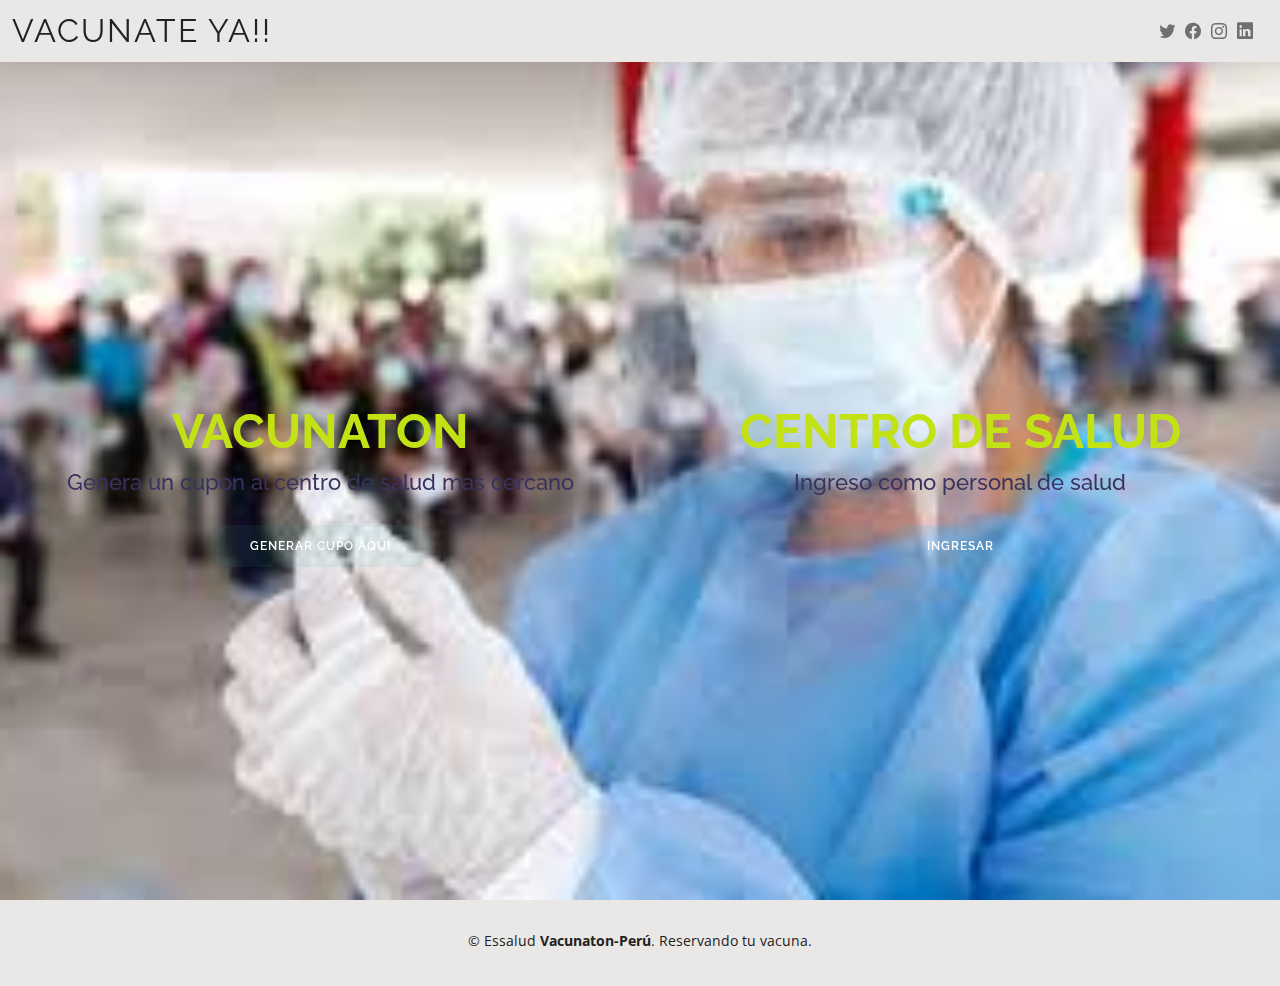
<file: index.html>
<!DOCTYPE html>
<html lang="en">

<head>
  <meta charset="utf-8">
  <meta content="width=device-width, initial-scale=1.0" name="viewport">

  <title>Pagina de Vacunación - Peru </title>
  <meta content="" name="description">
  <meta content="" name="keywords">

  <!-- Favicons -->
  <link href="assets/img/favicon.png" rel="icon">
  <link href="assets/img/apple-touch-icon.png" rel="apple-touch-icon">

  <!-- Google Fonts -->
  <link href="https://fonts.googleapis.com/css?family=Open+Sans:300,300i,400,400i,600,600i,700,700i|Raleway:300,300i,400,400i,500,500i,600,600i,700,700i|Poppins:300,300i,400,400i,500,500i,600,600i,700,700i" rel="stylesheet">

  <!-- Vendor CSS Files -->
  <link href="assets/vendor/aos/aos.css" rel="stylesheet">
  <link href="assets/vendor/bootstrap/css/bootstrap.min.css" rel="stylesheet">
  <link href="assets/vendor/bootstrap-icons/bootstrap-icons.css" rel="stylesheet">
  <link href="assets/vendor/boxicons/css/boxicons.min.css" rel="stylesheet">
  <link href="assets/vendor/glightbox/css/glightbox.min.css" rel="stylesheet">
  <link href="assets/vendor/swiper/swiper-bundle.min.css" rel="stylesheet">

  <!-- Template Main CSS File -->
  <link href="assets/css/style.css" rel="stylesheet">

  <!-- =======================================================
  * Template Name: Kelly - v4.3.0
  * Template URL: https://bootstrapmade.com/kelly-free-bootstrap-cv-resume-html-template/
  * Author: BootstrapMade.com
  * License: https://bootstrapmade.com/license/
  ======================================================== -->
</head>

<body>

  <!-- ======= Header ======= -->
  <header id="header" class="fixed-top">
    <div class="container-fluid d-flex justify-content-between align-items-center">

      <h1 class="logo me-auto me-lg-0"><a href="index.html">VACUNATE YA!!</a></h1>
      <!-- Uncomment below if you prefer to use an image logo -->
      <!-- <a href="index.html" class="logo"><img src="assets/img/logo.png" alt="" class="img-fluid"></a>-->

      <nav id="navbar" class="navbar order-last order-lg-0">
        <ul>
          <!--<li><a class="active" href="index.html">Inicio</a></li>
          <li><a href="about.html">Generar</a></li>
          <li><a href="resume.html">Resume</a></li>
          <li><a href="services.html">Services</a></li>
          <li><a href="portfolio.html">Administrador</a></li>
          <li><a href="contact.html">Contact</a></li>-->
        </ul>
        <i class="bi bi-list mobile-nav-toggle"></i>
      </nav><!-- .navbar -->

      <div class="header-social-links">
        <a href="#" class="twitter"><i class="bi bi-twitter"></i></a>
        <a href="#" class="facebook"><i class="bi bi-facebook"></i></a>
        <a href="#" class="instagram"><i class="bi bi-instagram"></i></a>
        <a href="#" class="linkedin"><i class="bi bi-linkedin"></i></i></a>
      </div>

    </div>

  </header><!-- End Header -->

  <!-- ======= Hero Section ======= -->
  <section id="hero" class="d-flex align-items-center">
    <div class="container d-flex flex-column align-items-center" data-aos="zoom-in" data-aos-delay="100">
      <h1>VACUNATON</h1>
      <h2>Genera un cupon al centro de salud mas cercano</h2>
      <a href="contact.html" class="btn-about">Generar cupo Aqui</a>
    </div>
    <div class="container d-flex flex-column align-items-center" data-aos="zoom-in" data-aos-delay="100">
      <h1>CENTRO DE SALUD</h1>
      <h2>Ingreso como personal de salud</h2>
      <a href="login.html" class="btn-about">Ingresar</a>
    </div>
  </section><!-- End Hero -->

  <!-- ======= Footer ======= -->
  <footer id="footer">
    <div class="container">
      <div class="copyright">
        &copy; Essalud <strong><span>Vacunaton-Perú</span></strong>. Reservando tu vacuna.
      </div>
      <div class="credits"> 
        <!-- All the links in the footer should remain intact. -->
        <!-- You can delete the links only if you purchased the pro version. -->
        <!-- Licensing information: https://bootstrapmade.com/license/ -->
        <!-- Purchase the pro version with working PHP/AJAX contact form: https://bootstrapmade.com/kelly-free-bootstrap-cv-resume-html-template/ -->

      </div>
    </div>
  </footer><!-- End  Footer -->

  <div id="preloader"></div>
  <a href="#" class="back-to-top d-flex align-items-center justify-content-center"><i class="bi bi-arrow-up-short"></i></a>

  <!-- Vendor JS Files -->
  <script src="assets/vendor/aos/aos.js"></script>
  <script src="assets/vendor/bootstrap/js/bootstrap.bundle.min.js"></script>
  <script src="assets/vendor/glightbox/js/glightbox.min.js"></script>
  <script src="assets/vendor/isotope-layout/isotope.pkgd.min.js"></script>
  <script src="assets/vendor/php-email-form/validate.js"></script>
  <script src="assets/vendor/purecounter/purecounter.js"></script>
  <script src="assets/vendor/swiper/swiper-bundle.min.js"></script>
  <script src="assets/vendor/waypoints/noframework.waypoints.js"></script>

  <!-- Template Main JS File -->
  <script src="assets/js/main.js"></script>

</body>

</html>
</file>
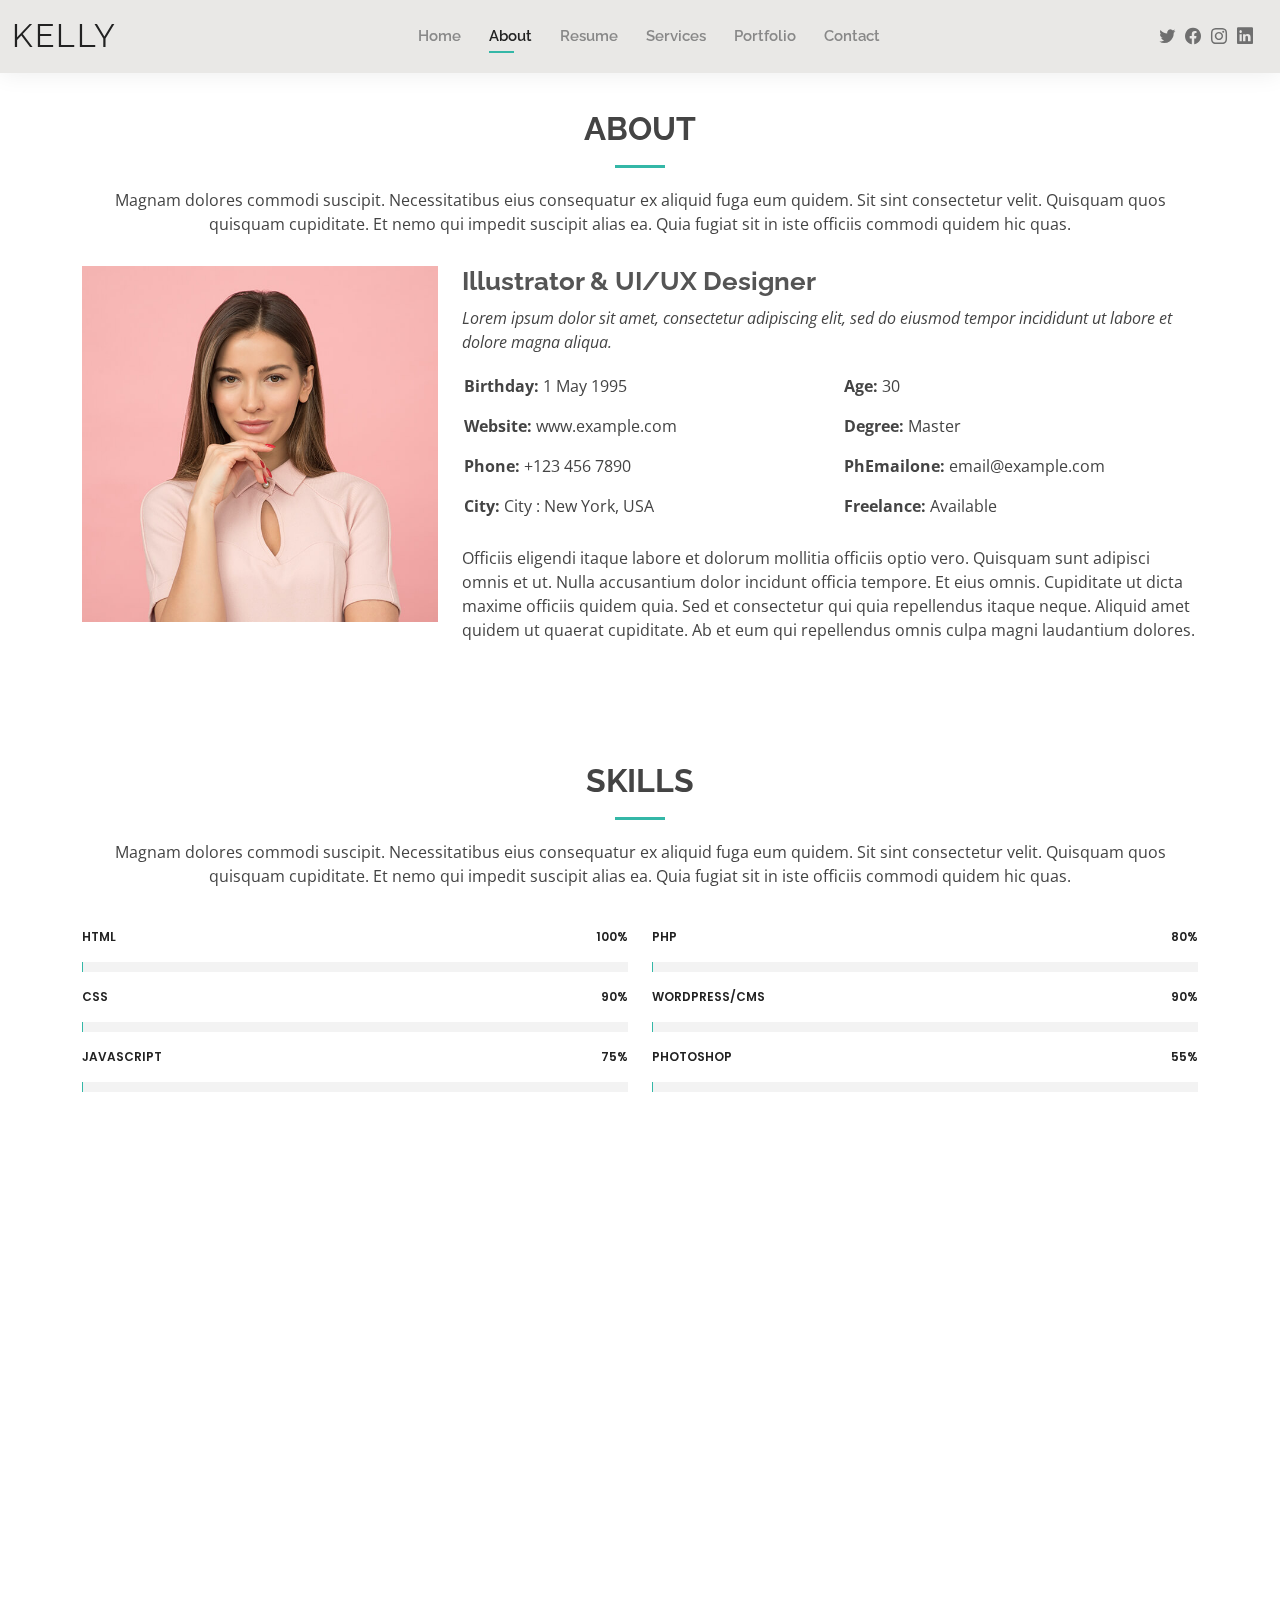
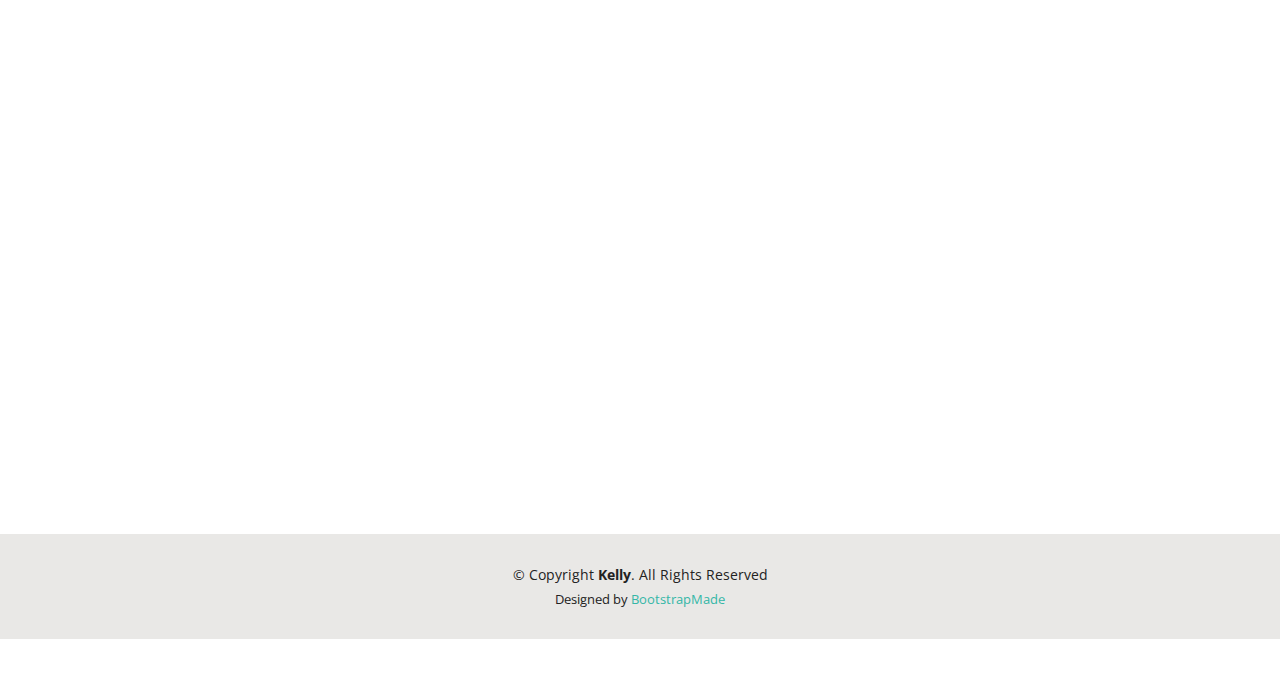
<file: about.html>
<!DOCTYPE html>
<html lang="en">

<head>
  <meta charset="utf-8">
  <meta content="width=device-width, initial-scale=1.0" name="viewport">

  <title>About - Kelly Bootstrap Template</title>
  <meta content="" name="description">
  <meta content="" name="keywords">

  <!-- Favicons -->
  <link href="assets/img/favicon.png" rel="icon">
  <link href="assets/img/apple-touch-icon.png" rel="apple-touch-icon">

  <!-- Google Fonts -->
  <link href="https://fonts.googleapis.com/css?family=Open+Sans:300,300i,400,400i,600,600i,700,700i|Raleway:300,300i,400,400i,500,500i,600,600i,700,700i|Poppins:300,300i,400,400i,500,500i,600,600i,700,700i" rel="stylesheet">

  <!-- Vendor CSS Files -->
  <link href="assets/vendor/aos/aos.css" rel="stylesheet">
  <link href="assets/vendor/bootstrap/css/bootstrap.min.css" rel="stylesheet">
  <link href="assets/vendor/bootstrap-icons/bootstrap-icons.css" rel="stylesheet">
  <link href="assets/vendor/boxicons/css/boxicons.min.css" rel="stylesheet">
  <link href="assets/vendor/glightbox/css/glightbox.min.css" rel="stylesheet">
  <link href="assets/vendor/swiper/swiper-bundle.min.css" rel="stylesheet">

  <!-- Template Main CSS File -->
  <link href="assets/css/style.css" rel="stylesheet">

  <!-- =======================================================
  * Template Name: Kelly - v4.3.0
  * Template URL: https://bootstrapmade.com/kelly-free-bootstrap-cv-resume-html-template/
  * Author: BootstrapMade.com
  * License: https://bootstrapmade.com/license/
  ======================================================== -->
</head>

<body>

  <!-- ======= Header ======= -->
  <header id="header" class="fixed-top">
    <div class="container-fluid d-flex justify-content-between align-items-center">

      <h1 class="logo me-auto me-lg-0"><a href="index.html">Kelly</a></h1>
      <!-- Uncomment below if you prefer to use an image logo -->
      <!-- <a href="index.html" class="logo"><img src="assets/img/logo.png" alt="" class="img-fluid"></a>-->

      <nav id="navbar" class="navbar order-last order-lg-0">
        <ul>
          <li><a href="index.html">Home</a></li>
          <li><a class="active" href="about.html">About</a></li>
          <li><a href="resume.html">Resume</a></li>
          <li><a href="services.html">Services</a></li>
          <li><a href="portfolio.html">Portfolio</a></li>
          <li><a href="contact.html">Contact</a></li>
        </ul>
        <i class="bi bi-list mobile-nav-toggle"></i>
      </nav><!-- .navbar -->

      <div class="header-social-links">
        <a href="#" class="twitter"><i class="bi bi-twitter"></i></a>
        <a href="#" class="facebook"><i class="bi bi-facebook"></i></a>
        <a href="#" class="instagram"><i class="bi bi-instagram"></i></a>
        <a href="#" class="linkedin"><i class="bi bi-linkedin"></i></i></a>
      </div>

    </div>

  </header><!-- End Header -->

  <main id="main">

    <!-- ======= About Section ======= -->
    <section id="about" class="about">
      <div class="container" data-aos="fade-up">

        <div class="section-title">
          <h2>About</h2>
          <p>Magnam dolores commodi suscipit. Necessitatibus eius consequatur ex aliquid fuga eum quidem. Sit sint consectetur velit. Quisquam quos quisquam cupiditate. Et nemo qui impedit suscipit alias ea. Quia fugiat sit in iste officiis commodi quidem hic quas.</p>
        </div>

        <div class="row">
          <div class="col-lg-4">
            <img src="assets/img/about.jpg" class="img-fluid" alt="">
          </div>
          <div class="col-lg-8 pt-4 pt-lg-0 content">
            <h3>Illustrator &amp; UI/UX Designer</h3>
            <p class="fst-italic">
              Lorem ipsum dolor sit amet, consectetur adipiscing elit, sed do eiusmod tempor incididunt ut labore et dolore
              magna aliqua.
            </p>
            <div class="row">
              <div class="col-lg-6">
                <ul>
                  <li><i class="bi bi-rounded-right"></i> <strong>Birthday:</strong> 1 May 1995</li>
                  <li><i class="bi bi-rounded-right"></i> <strong>Website:</strong> www.example.com</li>
                  <li><i class="bi bi-rounded-right"></i> <strong>Phone:</strong> +123 456 7890</li>
                  <li><i class="bi bi-rounded-right"></i> <strong>City:</strong> City : New York, USA</li>
                </ul>
              </div>
              <div class="col-lg-6">
                <ul>
                  <li><i class="bi bi-rounded-right"></i> <strong>Age:</strong> 30</li>
                  <li><i class="bi bi-rounded-right"></i> <strong>Degree:</strong> Master</li>
                  <li><i class="bi bi-rounded-right"></i> <strong>PhEmailone:</strong> email@example.com</li>
                  <li><i class="bi bi-rounded-right"></i> <strong>Freelance:</strong> Available</li>
                </ul>
              </div>
            </div>
            <p>
              Officiis eligendi itaque labore et dolorum mollitia officiis optio vero. Quisquam sunt adipisci omnis et ut. Nulla accusantium dolor incidunt officia tempore. Et eius omnis.
              Cupiditate ut dicta maxime officiis quidem quia. Sed et consectetur qui quia repellendus itaque neque. Aliquid amet quidem ut quaerat cupiditate. Ab et eum qui repellendus omnis culpa magni laudantium dolores.
            </p>
          </div>
        </div>

      </div>
    </section><!-- End About Section -->

    <!-- ======= Skills Section ======= -->
    <section id="skills" class="skills">
      <div class="container" data-aos="fade-up">

        <div class="section-title">
          <h2>Skills</h2>
          <p>Magnam dolores commodi suscipit. Necessitatibus eius consequatur ex aliquid fuga eum quidem. Sit sint consectetur velit. Quisquam quos quisquam cupiditate. Et nemo qui impedit suscipit alias ea. Quia fugiat sit in iste officiis commodi quidem hic quas.</p>
        </div>

        <div class="row skills-content">

          <div class="col-lg-6">

            <div class="progress">
              <span class="skill">HTML <i class="val">100%</i></span>
              <div class="progress-bar-wrap">
                <div class="progress-bar" role="progressbar" aria-valuenow="100" aria-valuemin="0" aria-valuemax="100"></div>
              </div>
            </div>

            <div class="progress">
              <span class="skill">CSS <i class="val">90%</i></span>
              <div class="progress-bar-wrap">
                <div class="progress-bar" role="progressbar" aria-valuenow="90" aria-valuemin="0" aria-valuemax="100"></div>
              </div>
            </div>

            <div class="progress">
              <span class="skill">JavaScript <i class="val">75%</i></span>
              <div class="progress-bar-wrap">
                <div class="progress-bar" role="progressbar" aria-valuenow="75" aria-valuemin="0" aria-valuemax="100"></div>
              </div>
            </div>

          </div>

          <div class="col-lg-6">

            <div class="progress">
              <span class="skill">PHP <i class="val">80%</i></span>
              <div class="progress-bar-wrap">
                <div class="progress-bar" role="progressbar" aria-valuenow="80" aria-valuemin="0" aria-valuemax="100"></div>
              </div>
            </div>

            <div class="progress">
              <span class="skill">WordPress/CMS <i class="val">90%</i></span>
              <div class="progress-bar-wrap">
                <div class="progress-bar" role="progressbar" aria-valuenow="90" aria-valuemin="0" aria-valuemax="100"></div>
              </div>
            </div>

            <div class="progress">
              <span class="skill">Photoshop <i class="val">55%</i></span>
              <div class="progress-bar-wrap">
                <div class="progress-bar" role="progressbar" aria-valuenow="55" aria-valuemin="0" aria-valuemax="100"></div>
              </div>
            </div>

          </div>

        </div>

      </div>
    </section><!-- End Skills Section -->

    <!-- ======= Facts Section ======= -->
    <section id="facts" class="facts">
      <div class="container" data-aos="fade-up">

        <div class="section-title">
          <h2>Facts</h2>
          <p>Magnam dolores commodi suscipit. Necessitatibus eius consequatur ex aliquid fuga eum quidem. Sit sint consectetur velit. Quisquam quos quisquam cupiditate. Et nemo qui impedit suscipit alias ea. Quia fugiat sit in iste officiis commodi quidem hic quas.</p>
        </div>

        <div class="row counters">

          <div class="col-lg-3 col-6 text-center">
            <span data-purecounter-start="0" data-purecounter-end="232" data-purecounter-duration="1" class="purecounter"></span>
            <p>Clients</p>
          </div>

          <div class="col-lg-3 col-6 text-center">
            <span data-purecounter-start="0" data-purecounter-end="521" data-purecounter-duration="1" class="purecounter"></span>
            <p>Projects</p>
          </div>

          <div class="col-lg-3 col-6 text-center">
            <span data-purecounter-start="0" data-purecounter-end="1463" data-purecounter-duration="1" class="purecounter"></span>
            <p>Hours Of Support</p>
          </div>

          <div class="col-lg-3 col-6 text-center">
            <span data-purecounter-start="0" data-purecounter-end="15" data-purecounter-duration="1" class="purecounter"></span>
            <p>Hard Workers</p>
          </div>

        </div>

      </div>
    </section><!-- End Facts Section -->

    <!-- ======= Testimonials Section ======= -->
    <section id="testimonials" class="testimonials">
      <div class="container" data-aos="fade-up">

        <div class="section-title">
          <h2>Testimonials</h2>
          <p>Magnam dolores commodi suscipit. Necessitatibus eius consequatur ex aliquid fuga eum quidem. Sit sint consectetur velit. Quisquam quos quisquam cupiditate. Et nemo qui impedit suscipit alias ea. Quia fugiat sit in iste officiis commodi quidem hic quas.</p>
        </div>

        <div class="testimonials-slider swiper-container" data-aos="fade-up" data-aos-delay="100">
          <div class="swiper-wrapper">

            <div class="swiper-slide">
              <div class="testimonial-item">
                <img src="assets/img/testimonials/testimonials-1.jpg" class="testimonial-img" alt="">
                <h3>Saul Goodman</h3>
                <h4>Ceo &amp; Founder</h4>
                <p>
                  <i class="bx bxs-quote-alt-left quote-icon-left"></i>
                  Proin iaculis purus consequat sem cure digni ssim donec porttitora entum suscipit rhoncus. Accusantium quam, ultricies eget id, aliquam eget nibh et. Maecen aliquam, risus at semper.
                  <i class="bx bxs-quote-alt-right quote-icon-right"></i>
                </p>
              </div>
            </div><!-- End testimonial item -->

            <div class="swiper-slide">
              <div class="testimonial-item">
                <img src="assets/img/testimonials/testimonials-2.jpg" class="testimonial-img" alt="">
                <h3>Sara Wilsson</h3>
                <h4>Designer</h4>
                <p>
                  <i class="bx bxs-quote-alt-left quote-icon-left"></i>
                  Export tempor illum tamen malis malis eram quae irure esse labore quem cillum quid cillum eram malis quorum velit fore eram velit sunt aliqua noster fugiat irure amet legam anim culpa.
                  <i class="bx bxs-quote-alt-right quote-icon-right"></i>
                </p>
              </div>
            </div><!-- End testimonial item -->

            <div class="swiper-slide">
              <div class="testimonial-item">
                <img src="assets/img/testimonials/testimonials-3.jpg" class="testimonial-img" alt="">
                <h3>Jena Karlis</h3>
                <h4>Store Owner</h4>
                <p>
                  <i class="bx bxs-quote-alt-left quote-icon-left"></i>
                  Enim nisi quem export duis labore cillum quae magna enim sint quorum nulla quem veniam duis minim tempor labore quem eram duis noster aute amet eram fore quis sint minim.
                  <i class="bx bxs-quote-alt-right quote-icon-right"></i>
                </p>
              </div>
            </div><!-- End testimonial item -->

            <div class="swiper-slide">
              <div class="testimonial-item">
                <img src="assets/img/testimonials/testimonials-4.jpg" class="testimonial-img" alt="">
                <h3>Matt Brandon</h3>
                <h4>Freelancer</h4>
                <p>
                  <i class="bx bxs-quote-alt-left quote-icon-left"></i>
                  Fugiat enim eram quae cillum dolore dolor amet nulla culpa multos export minim fugiat minim velit minim dolor enim duis veniam ipsum anim magna sunt elit fore quem dolore labore illum veniam.
                  <i class="bx bxs-quote-alt-right quote-icon-right"></i>
                </p>
              </div>
            </div><!-- End testimonial item -->

            <div class="swiper-slide">
              <div class="testimonial-item">
                <img src="assets/img/testimonials/testimonials-5.jpg" class="testimonial-img" alt="">
                <h3>John Larson</h3>
                <h4>Entrepreneur</h4>
                <p>
                  <i class="bx bxs-quote-alt-left quote-icon-left"></i>
                  Quis quorum aliqua sint quem legam fore sunt eram irure aliqua veniam tempor noster veniam enim culpa labore duis sunt culpa nulla illum cillum fugiat legam esse veniam culpa fore nisi cillum quid.
                  <i class="bx bxs-quote-alt-right quote-icon-right"></i>
                </p>
              </div>
            </div><!-- End testimonial item -->

          </div>
          <div class="swiper-pagination"></div>
        </div>

      </div>
    </section><!-- End Testimonials Section -->

  </main><!-- End #main -->

  <!-- ======= Footer ======= -->
  <footer id="footer">
    <div class="container">
      <div class="copyright">
        &copy; Copyright <strong><span>Kelly</span></strong>. All Rights Reserved
      </div>
      <div class="credits">
        <!-- All the links in the footer should remain intact. -->
        <!-- You can delete the links only if you purchased the pro version. -->
        <!-- Licensing information: https://bootstrapmade.com/license/ -->
        <!-- Purchase the pro version with working PHP/AJAX contact form: https://bootstrapmade.com/kelly-free-bootstrap-cv-resume-html-template/ -->
        Designed by <a href="https://bootstrapmade.com/">BootstrapMade</a>
      </div>
    </div>
  </footer><!-- End  Footer -->

  <div id="preloader"></div>
  <a href="#" class="back-to-top d-flex align-items-center justify-content-center"><i class="bi bi-arrow-up-short"></i></a>

  <!-- Vendor JS Files -->
  <script src="assets/vendor/aos/aos.js"></script>
  <script src="assets/vendor/bootstrap/js/bootstrap.bundle.min.js"></script>
  <script src="assets/vendor/glightbox/js/glightbox.min.js"></script>
  <script src="assets/vendor/isotope-layout/isotope.pkgd.min.js"></script>
  <script src="assets/vendor/php-email-form/validate.js"></script>
  <script src="assets/vendor/purecounter/purecounter.js"></script>
  <script src="assets/vendor/swiper/swiper-bundle.min.js"></script>
  <script src="assets/vendor/waypoints/noframework.waypoints.js"></script>

  <!-- Template Main JS File -->
  <script src="assets/js/main.js"></script>

</body>

</html>
</file>
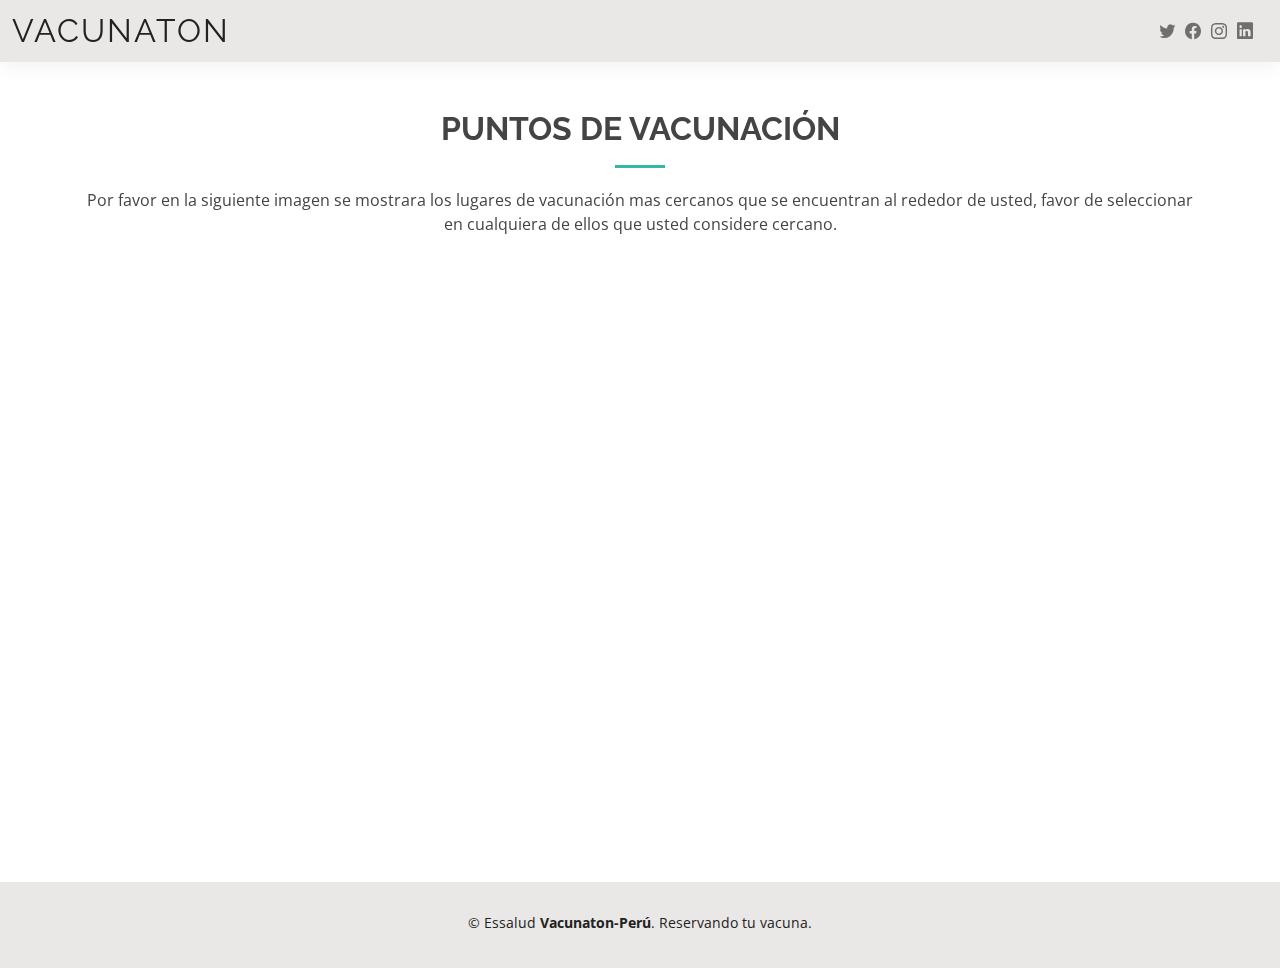
<file: contact.html>
<!DOCTYPE html>
<html lang="en">

<head>
  <meta charset="utf-8">
  <meta content="width=device-width, initial-scale=1.0" name="viewport">

  <title>Geolocalizador - Vacunatón - Perú Bootstrap Template</title>
  <meta content="" name="description">
  <meta content="" name="keywords">

  <!-- Favicons -->
  <link href="assets/img/favicon.png" rel="icon">
  <link href="assets/img/apple-touch-icon.png" rel="apple-touch-icon">

  <!-- Google Fonts -->
  <link href="https://fonts.googleapis.com/css?family=Open+Sans:300,300i,400,400i,600,600i,700,700i|Raleway:300,300i,400,400i,500,500i,600,600i,700,700i|Poppins:300,300i,400,400i,500,500i,600,600i,700,700i" rel="stylesheet">

  <!-- Vendor CSS Files -->
  <link href="assets/vendor/aos/aos.css" rel="stylesheet">
  <link href="assets/vendor/bootstrap/css/bootstrap.min.css" rel="stylesheet">
  <link href="assets/vendor/bootstrap-icons/bootstrap-icons.css" rel="stylesheet">
  <link href="assets/vendor/boxicons/css/boxicons.min.css" rel="stylesheet">
  <link href="assets/vendor/glightbox/css/glightbox.min.css" rel="stylesheet">
  <link href="assets/vendor/swiper/swiper-bundle.min.css" rel="stylesheet">

  <!-- Template Main CSS File -->
  <link href="assets/css/style.css" rel="stylesheet">

  <!-- =======================================================
  * Template Name: Vacunatón - Perú - v4.3.0
  * Template URL: https://bootstrapmade.com/Vacunatón - Perú-free-bootstrap-cv-resume-html-template/
  * Author: BootstrapMade.com
  * License: https://bootstrapmade.com/license/
  ======================================================== -->
</head>

<body>

  <!-- ======= Header ======= -->
  <header id="header" class="fixed-top">
    <div class="container-fluid d-flex justify-content-between align-items-center">

      <h1 class="logo me-auto me-lg-0"><a href="index.html">VACUNATON </a></h1>
      <!-- Uncomment below if you prefer to use an image logo -->
      <!-- <a href="index.html" class="logo"><img src="assets/img/logo.png" alt="" class="img-fluid"></a>-->

      <nav id="navbar" class="navbar order-last order-lg-0">
        <ul>
          <!--<li><a href="index.html">Home</a></li>
          <li><a href="about.html">About</a></li>
          <li><a href="resume.html">Resume</a></li>
          <li><a href="services.html">Services</a></li>
          <li><a href="portfolio.html">Portfolio</a></li>
          <li><a class="active" href="contact.html">Contact</a></li>-->
        </ul>
        <i class="bi bi-list mobile-nav-toggle"></i>
      </nav><!-- .navbar -->

      <div class="header-social-links">
        <a href="#" class="twitter"><i class="bi bi-twitter"></i></a>
        <a href="#" class="facebook"><i class="bi bi-facebook"></i></a>
        <a href="#" class="instagram"><i class="bi bi-instagram"></i></a>
        <a href="#" class="linkedin"><i class="bi bi-linkedin"></i></i></a>
      </div>

    </div>

  </header><!-- End Header -->

  <main id="main">

    <!-- ======= Usuario Seleccion ======= -->
    <section id="contact" class="contact">
      <div class="container" data-aos="fade-up">

        <div class="section-title">
          <h2>Puntos de vacunación</h2>
          <p>Por favor en la siguiente imagen se mostrara los lugares de vacunación mas cercanos que se encuentran al rededor de usted, favor de seleccionar en cualquiera de ellos que usted considere cercano. </p>
        </div>

        <div>
         <iframe style="border:0; width: 100%; height: 550px;" src="https://www.google.com/maps/embed?pb=!1m14!1m8!1m3!1d12097.433213460943!2d-74.0062269!3d40.7101282!3m2!1i1024!2i768!4f13.1!3m3!1m2!1s0x0%3A0xb89d1fe6bc499443!2sDowntown+Conference+Center!5e0!3m2!1smk!2sbg!4v1539943755621" frameborder="0" allowfullscreen></iframe>
         <!--<iframe style="border:0; width: 100%; height: 550px;" src="https://www.google.com/maps/embed?pb=!1m14!1m8!1m3!1d12097.433213460943!2d-74.0062269!3d40.7101282!3m2!1i1024!2i768!4f13.1!3m3!1m2!1s0x0%3A0xb89d1fe6bc499443!2sDowntown+Conference+Center!5e0!3m2!1smk!2sbg!4v1539943755621" frameborder="0" allowfullscreen></iframe>

        </div>

        <div class="row mt-5">

          <div class="col-lg-4">
            <div class="info">
              <div class="address">
                <i class="bi bi-geo-alt"></i>
                <h4>Location:</h4>
                <p>A108 Adam Street, New York, NY 535022</p>
              </div>

              <div class="email">
                <i class="bi bi-envelope"></i>
                <h4>Email:</h4>
                <p>info@example.com</p>
              </div>

              <div class="phone">
                <i class="bi bi-phone"></i>
                <h4>Call:</h4>
                <p>+1 5589 55488 55s</p>
              </div>

            </div>

          </div>

          <div class="col-lg-8 mt-5 mt-lg-0">

            <form action="forms/contact.php" method="post" role="form" class="php-email-form">
              <div class="row">
                <div class="col-md-6 form-group">
                  <input type="text" name="name" class="form-control" id="name" placeholder="Your Name" required>
                </div>
                <div class="col-md-6 form-group mt-3 mt-md-0">
                  <input type="email" class="form-control" name="email" id="email" placeholder="Your Email" required>
                </div>
              </div>
              <div class="form-group mt-3">
                <input type="text" class="form-control" name="subject" id="subject" placeholder="Subject" required>
              </div>
              <div class="form-group mt-3">
                <textarea class="form-control" name="message" rows="5" placeholder="Message" required></textarea>
              </div>
              <div class="my-3">
                <div class="loading">Loading</div>
                <div class="error-message"></div>
                <div class="sent-message">Your message has been sent. Thank you!</div>
              </div>
              <div class="text-center"><button type="submit">Send Message</button></div>
            </form>

          </div>

        </div>

      </div>
    </section><!-- End Contact Section -->

  </main><!-- End #main -->

  <!-- ======= Footer ======= -->
  <footer id="footer">
    <div class="container">
      <div class="copyright">
        &copy; Essalud <strong><span>Vacunaton-Perú</span></strong>. Reservando tu vacuna.
      </div>
      <div class="credits">
        <!-- All the links in the footer should remain intact. -->
        <!-- You can delete the links only if you purchased the pro version. -->
        <!-- Licensing information: https://bootstrapmade.com/license/ -->
        <!-- Purchase the pro version with working PHP/AJAX contact form: https://bootstrapmade.com/Vacunatón - Perú-free-bootstrap-cv-resume-html-template/ -->
        
      </div>
    </div>
  </footer><!-- End  Footer -->

  <div id="preloader"></div>
  <a href="#" class="back-to-top d-flex align-items-center justify-content-center"><i class="bi bi-arrow-up-short"></i></a>

  <!-- Vendor JS Files -->
  <script src="assets/vendor/aos/aos.js"></script>
  <script src="assets/vendor/bootstrap/js/bootstrap.bundle.min.js"></script>
  <script src="assets/vendor/glightbox/js/glightbox.min.js"></script>
  <script src="assets/vendor/isotope-layout/isotope.pkgd.min.js"></script>
  <script src="assets/vendor/php-email-form/validate.js"></script>
  <script src="assets/vendor/purecounter/purecounter.js"></script>
  <script src="assets/vendor/swiper/swiper-bundle.min.js"></script>
  <script src="assets/vendor/waypoints/noframework.waypoints.js"></script>

  <!-- Template Main JS File -->
  <script src="assets/js/main.js"></script>

</body>

</html>
</file>
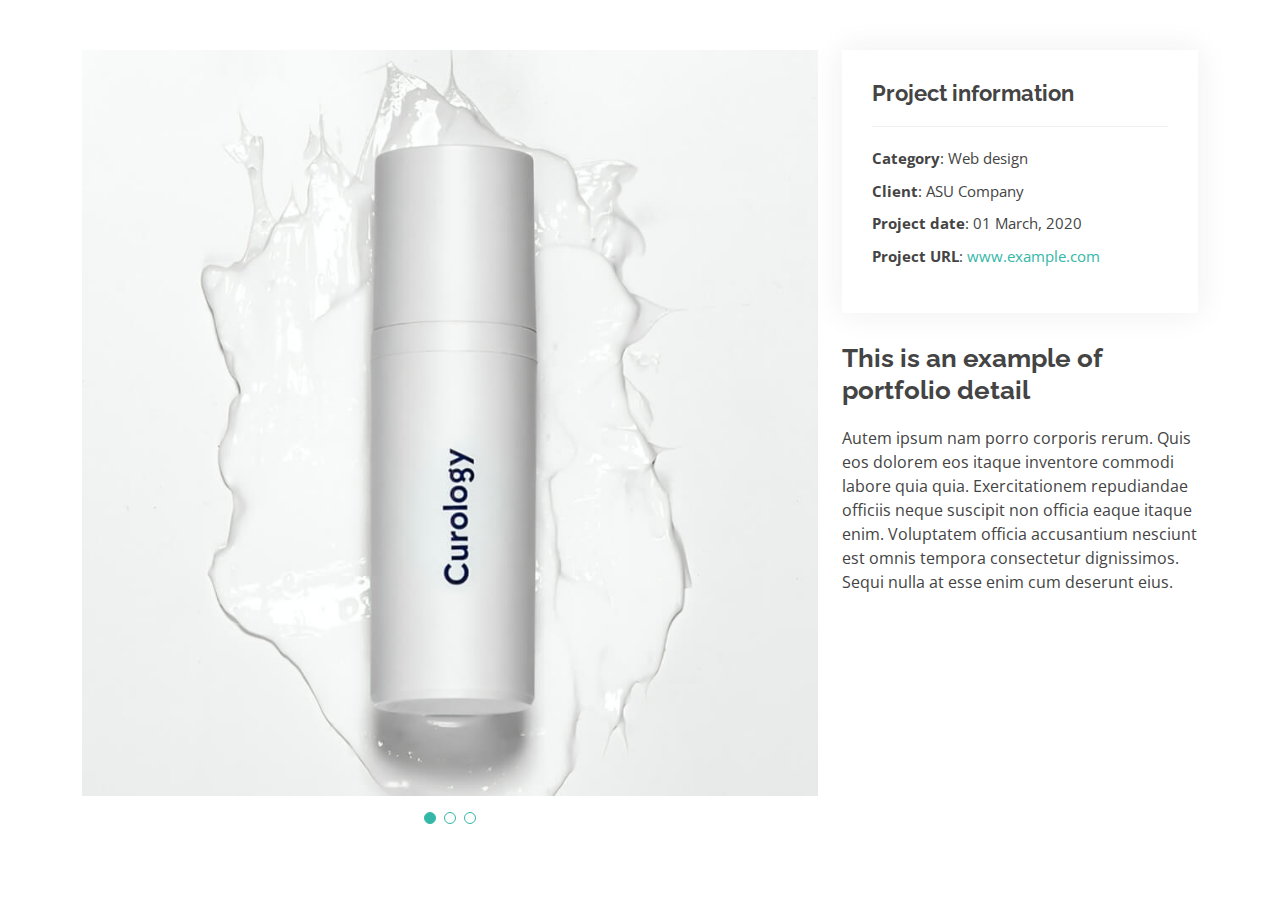
<file: portfolio-details.html>
<!DOCTYPE html>
<html lang="en">

<head>
  <meta charset="utf-8">
  <meta content="width=device-width, initial-scale=1.0" name="viewport">

  <title>Portfolio Details - Kelly Bootstrap Template</title>
  <meta content="" name="description">
  <meta content="" name="keywords">

  <!-- Favicons -->
  <link href="assets/img/favicon.png" rel="icon">
  <link href="assets/img/apple-touch-icon.png" rel="apple-touch-icon">

  <!-- Google Fonts -->
  <link href="https://fonts.googleapis.com/css?family=Open+Sans:300,300i,400,400i,600,600i,700,700i|Raleway:300,300i,400,400i,500,500i,600,600i,700,700i|Poppins:300,300i,400,400i,500,500i,600,600i,700,700i" rel="stylesheet">

  <!-- Vendor CSS Files -->
  <link href="assets/vendor/aos/aos.css" rel="stylesheet">
  <link href="assets/vendor/bootstrap/css/bootstrap.min.css" rel="stylesheet">
  <link href="assets/vendor/bootstrap-icons/bootstrap-icons.css" rel="stylesheet">
  <link href="assets/vendor/boxicons/css/boxicons.min.css" rel="stylesheet">
  <link href="assets/vendor/glightbox/css/glightbox.min.css" rel="stylesheet">
  <link href="assets/vendor/swiper/swiper-bundle.min.css" rel="stylesheet">

  <!-- Template Main CSS File -->
  <link href="assets/css/style.css" rel="stylesheet">

  <!-- =======================================================
  * Template Name: Kelly - v4.3.0
  * Template URL: https://bootstrapmade.com/kelly-free-bootstrap-cv-resume-html-template/
  * Author: BootstrapMade.com
  * License: https://bootstrapmade.com/license/
  ======================================================== -->
</head>

<body>

  <main id="main">

    <!-- ======= Portfolio Details Section ======= -->
    <section id="portfolio-details" class="portfolio-details">
      <div class="container">

        <div class="row gy-4">

          <div class="col-lg-8">
            <div class="portfolio-details-slider swiper-container">
              <div class="swiper-wrapper align-items-center">

                <div class="swiper-slide">
                  <img src="assets/img/portfolio/portfolio-1.jpg" alt="">
                </div>

                <div class="swiper-slide">
                  <img src="assets/img/portfolio/portfolio-2.jpg" alt="">
                </div>

                <div class="swiper-slide">
                  <img src="assets/img/portfolio/portfolio-3.jpg" alt="">
                </div>

              </div>
              <div class="swiper-pagination"></div>
            </div>
          </div>

          <div class="col-lg-4">
            <div class="portfolio-info">
              <h3>Project information</h3>
              <ul>
                <li><strong>Category</strong>: Web design</li>
                <li><strong>Client</strong>: ASU Company</li>
                <li><strong>Project date</strong>: 01 March, 2020</li>
                <li><strong>Project URL</strong>: <a href="#">www.example.com</a></li>
              </ul>
            </div>
            <div class="portfolio-description">
              <h2>This is an example of portfolio detail</h2>
              <p>
                Autem ipsum nam porro corporis rerum. Quis eos dolorem eos itaque inventore commodi labore quia quia. Exercitationem repudiandae officiis neque suscipit non officia eaque itaque enim. Voluptatem officia accusantium nesciunt est omnis tempora consectetur dignissimos. Sequi nulla at esse enim cum deserunt eius.
              </p>
            </div>
          </div>

        </div>

      </div>
    </section><!-- End Portfolio Details Section -->

  </main><!-- End #main -->

  <div id="preloader"></div>
  <a href="#" class="back-to-top d-flex align-items-center justify-content-center"><i class="bi bi-arrow-up-short"></i></a>

  <!-- Vendor JS Files -->
  <script src="assets/vendor/aos/aos.js"></script>
  <script src="assets/vendor/bootstrap/js/bootstrap.bundle.min.js"></script>
  <script src="assets/vendor/glightbox/js/glightbox.min.js"></script>
  <script src="assets/vendor/isotope-layout/isotope.pkgd.min.js"></script>
  <script src="assets/vendor/php-email-form/validate.js"></script>
  <script src="assets/vendor/purecounter/purecounter.js"></script>
  <script src="assets/vendor/swiper/swiper-bundle.min.js"></script>
  <script src="assets/vendor/waypoints/noframework.waypoints.js"></script>

  <!-- Template Main JS File -->
  <script src="assets/js/main.js"></script>

</body>

</html>
</file>
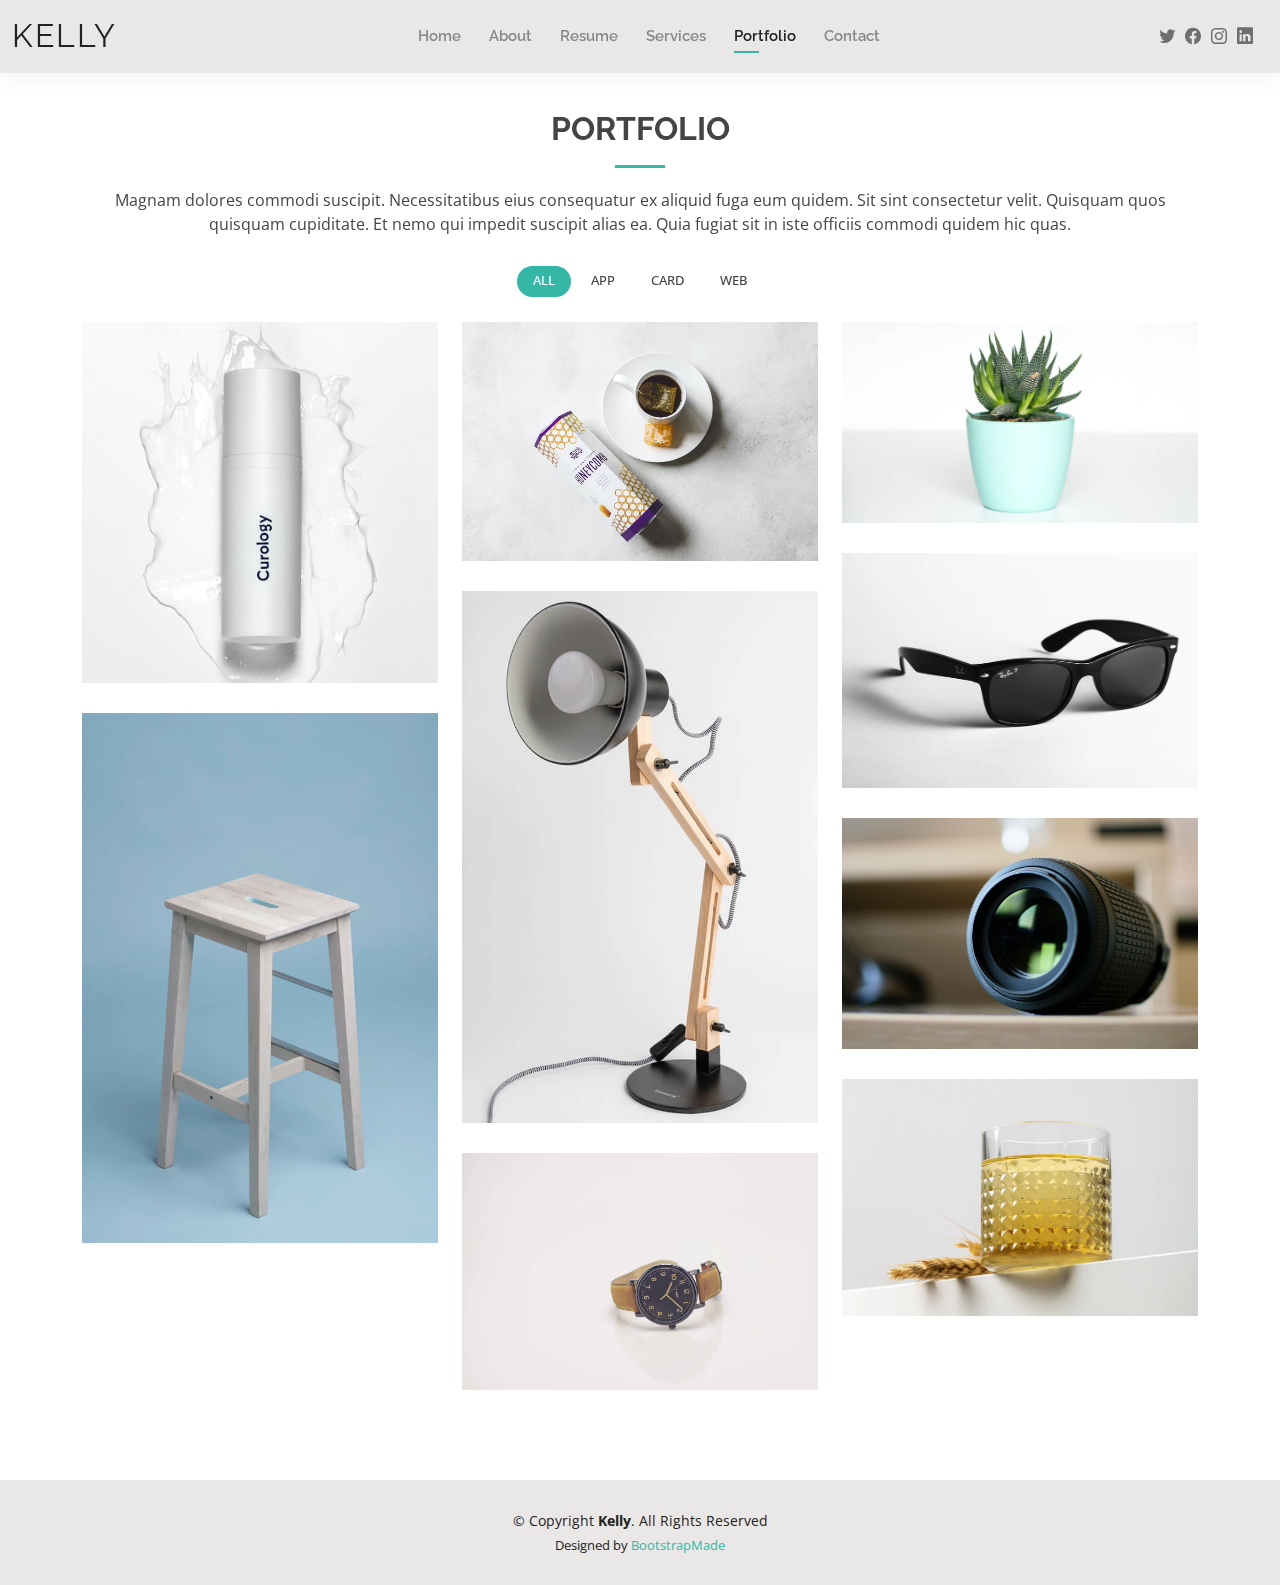
<file: portfolio.html>
<!DOCTYPE html>
<html lang="en">

<head>
  <meta charset="utf-8">
  <meta content="width=device-width, initial-scale=1.0" name="viewport">

  <title>Portfolio - Kelly Bootstrap Template</title>
  <meta content="" name="description">
  <meta content="" name="keywords">

  <!-- Favicons -->
  <link href="assets/img/favicon.png" rel="icon">
  <link href="assets/img/apple-touch-icon.png" rel="apple-touch-icon">

  <!-- Google Fonts -->
  <link href="https://fonts.googleapis.com/css?family=Open+Sans:300,300i,400,400i,600,600i,700,700i|Raleway:300,300i,400,400i,500,500i,600,600i,700,700i|Poppins:300,300i,400,400i,500,500i,600,600i,700,700i" rel="stylesheet">

  <!-- Vendor CSS Files -->
  <link href="assets/vendor/aos/aos.css" rel="stylesheet">
  <link href="assets/vendor/bootstrap/css/bootstrap.min.css" rel="stylesheet">
  <link href="assets/vendor/bootstrap-icons/bootstrap-icons.css" rel="stylesheet">
  <link href="assets/vendor/boxicons/css/boxicons.min.css" rel="stylesheet">
  <link href="assets/vendor/glightbox/css/glightbox.min.css" rel="stylesheet">
  <link href="assets/vendor/swiper/swiper-bundle.min.css" rel="stylesheet">

  <!-- Template Main CSS File -->
  <link href="assets/css/style.css" rel="stylesheet">

  <!-- =======================================================
  * Template Name: Kelly - v4.3.0
  * Template URL: https://bootstrapmade.com/kelly-free-bootstrap-cv-resume-html-template/
  * Author: BootstrapMade.com
  * License: https://bootstrapmade.com/license/
  ======================================================== -->
</head>

<body>

  <!-- ======= Header ======= -->
  <header id="header" class="fixed-top">
    <div class="container-fluid d-flex justify-content-between align-items-center">

      <h1 class="logo me-auto me-lg-0"><a href="index.html">Kelly</a></h1>
      <!-- Uncomment below if you prefer to use an image logo -->
      <!-- <a href="index.html" class="logo"><img src="assets/img/logo.png" alt="" class="img-fluid"></a>-->

      <nav id="navbar" class="navbar order-last order-lg-0">
        <ul>
          <li><a href="index.html">Home</a></li>
          <li><a href="about.html">About</a></li>
          <li><a href="resume.html">Resume</a></li>
          <li><a href="services.html">Services</a></li>
          <li><a class="active" href="portfolio.html">Portfolio</a></li>
          <li><a href="contact.html">Contact</a></li>
        </ul>
        <i class="bi bi-list mobile-nav-toggle"></i>
      </nav><!-- .navbar -->

      <div class="header-social-links">
        <a href="#" class="twitter"><i class="bi bi-twitter"></i></a>
        <a href="#" class="facebook"><i class="bi bi-facebook"></i></a>
        <a href="#" class="instagram"><i class="bi bi-instagram"></i></a>
        <a href="#" class="linkedin"><i class="bi bi-linkedin"></i></i></a>
      </div>

    </div>

  </header><!-- End Header -->

  <main id="main">

    <!-- ======= Portfolio Section ======= -->
    <section id="portfolio" class="portfolio">
      <div class="container" data-aos="fade-up">

        <div class="section-title">
          <h2>Portfolio</h2>
          <p>Magnam dolores commodi suscipit. Necessitatibus eius consequatur ex aliquid fuga eum quidem. Sit sint consectetur velit. Quisquam quos quisquam cupiditate. Et nemo qui impedit suscipit alias ea. Quia fugiat sit in iste officiis commodi quidem hic quas.</p>
        </div>

        <div class="row" data-aos="fade-up" data-aos-delay="100">
          <div class="col-lg-12 d-flex justify-content-center">
            <ul id="portfolio-flters">
              <li data-filter="*" class="filter-active">All</li>
              <li data-filter=".filter-app">App</li>
              <li data-filter=".filter-card">Card</li>
              <li data-filter=".filter-web">Web</li>
            </ul>
          </div>
        </div>

        <div class="row portfolio-container" data-aos="fade-up" data-aos-delay="200">

          <div class="col-lg-4 col-md-6 portfolio-item filter-app">
            <div class="portfolio-wrap">
              <img src="assets/img/portfolio/portfolio-1.jpg" class="img-fluid" alt="">
              <div class="portfolio-info">
                <h4>App 1</h4>
                <p>App</p>
                <div class="portfolio-links">
                  <a href="assets/img/portfolio/portfolio-1.jpg" data-gallery="portfolioGallery" class="portfolio-lightbox" title="App 1"><i class="bx bx-plus"></i></a>
                  <a href="portfolio-details.html" class="portfolio-details-lightbox" data-glightbox="type: external" title="Portfolio Details"><i class="bx bx-link"></i></a>
                </div>
              </div>
            </div>
          </div>

          <div class="col-lg-4 col-md-6 portfolio-item filter-web">
            <div class="portfolio-wrap">
              <img src="assets/img/portfolio/portfolio-2.jpg" class="img-fluid" alt="">
              <div class="portfolio-info">
                <h4>Web 3</h4>
                <p>Web</p>
                <div class="portfolio-links">
                  <a href="assets/img/portfolio/portfolio-2.jpg" data-gallery="portfolioGallery" class="portfolio-lightbox" title="Web 3"><i class="bx bx-plus"></i></a>
                  <a href="portfolio-details.html" class="portfolio-details-lightbox" data-glightbox="type: external" title="Portfolio Details"><i class="bx bx-link"></i></a>
                </div>
              </div>
            </div>
          </div>

          <div class="col-lg-4 col-md-6 portfolio-item filter-app">
            <div class="portfolio-wrap">
              <img src="assets/img/portfolio/portfolio-3.jpg" class="img-fluid" alt="">
              <div class="portfolio-info">
                <h4>App 2</h4>
                <p>App</p>
                <div class="portfolio-links">
                  <a href="assets/img/portfolio/portfolio-3.jpg" data-gallery="portfolioGallery" class="portfolio-lightbox" title="App 2"><i class="bx bx-plus"></i></a>
                  <a href="portfolio-details.html" class="portfolio-details-lightbox" data-glightbox="type: external" title="Portfolio Details"><i class="bx bx-link"></i></a>
                </div>
              </div>
            </div>
          </div>

          <div class="col-lg-4 col-md-6 portfolio-item filter-card">
            <div class="portfolio-wrap">
              <img src="assets/img/portfolio/portfolio-4.jpg" class="img-fluid" alt="">
              <div class="portfolio-info">
                <h4>Card 2</h4>
                <p>Card</p>
                <div class="portfolio-links">
                  <a href="assets/img/portfolio/portfolio-4.jpg" data-gallery="portfolioGallery" class="portfolio-lightbox" title="Card 2"><i class="bx bx-plus"></i></a>
                  <a href="portfolio-details.html" class="portfolio-details-lightbox" data-glightbox="type: external" title="Portfolio Details"><i class="bx bx-link"></i></a>
                </div>
              </div>
            </div>
          </div>

          <div class="col-lg-4 col-md-6 portfolio-item filter-web">
            <div class="portfolio-wrap">
              <img src="assets/img/portfolio/portfolio-5.jpg" class="img-fluid" alt="">
              <div class="portfolio-info">
                <h4>Web 2</h4>
                <p>Web</p>
                <div class="portfolio-links">
                  <a href="assets/img/portfolio/portfolio-5.jpg" data-gallery="portfolioGallery" class="portfolio-lightbox" title="Web 2"><i class="bx bx-plus"></i></a>
                  <a href="portfolio-details.html" class="portfolio-details-lightbox" data-glightbox="type: external" title="Portfolio Details"><i class="bx bx-link"></i></a>
                </div>
              </div>
            </div>
          </div>

          <div class="col-lg-4 col-md-6 portfolio-item filter-app">
            <div class="portfolio-wrap">
              <img src="assets/img/portfolio/portfolio-6.jpg" class="img-fluid" alt="">
              <div class="portfolio-info">
                <h4>App 3</h4>
                <p>App</p>
                <div class="portfolio-links">
                  <a href="assets/img/portfolio/portfolio-6.jpg" data-gallery="portfolioGallery" class="portfolio-lightbox" title="App 3"><i class="bx bx-plus"></i></a>
                  <a href="portfolio-details.html" class="portfolio-details-lightbox" data-glightbox="type: external" title="Portfolio Details"><i class="bx bx-link"></i></a>
                </div>
              </div>
            </div>
          </div>

          <div class="col-lg-4 col-md-6 portfolio-item filter-card">
            <div class="portfolio-wrap">
              <img src="assets/img/portfolio/portfolio-7.jpg" class="img-fluid" alt="">
              <div class="portfolio-info">
                <h4>Card 1</h4>
                <p>Card</p>
                <div class="portfolio-links">
                  <a href="assets/img/portfolio/portfolio-7.jpg" data-gallery="portfolioGallery" class="portfolio-lightbox" title="Card 1"><i class="bx bx-plus"></i></a>
                  <a href="portfolio-details.html" class="portfolio-details-lightbox" data-glightbox="type: external" title="Portfolio Details"><i class="bx bx-link"></i></a>
                </div>
              </div>
            </div>
          </div>

          <div class="col-lg-4 col-md-6 portfolio-item filter-card">
            <div class="portfolio-wrap">
              <img src="assets/img/portfolio/portfolio-8.jpg" class="img-fluid" alt="">
              <div class="portfolio-info">
                <h4>Card 3</h4>
                <p>Card</p>
                <div class="portfolio-links">
                  <a href="assets/img/portfolio/portfolio-8.jpg" data-gallery="portfolioGallery" class="portfolio-lightbox" title="Card 3"><i class="bx bx-plus"></i></a>
                  <a href="portfolio-details.html" class="portfolio-details-lightbox" data-glightbox="type: external" title="Portfolio Details"><i class="bx bx-link"></i></a>
                </div>
              </div>
            </div>
          </div>

          <div class="col-lg-4 col-md-6 portfolio-item filter-web">
            <div class="portfolio-wrap">
              <img src="assets/img/portfolio/portfolio-9.jpg" class="img-fluid" alt="">
              <div class="portfolio-info">
                <h4>Web 3</h4>
                <p>Web</p>
                <div class="portfolio-links">
                  <a href="assets/img/portfolio/portfolio-9.jpg" data-gallery="portfolioGallery" class="portfolio-lightbox" title="Web 3"><i class="bx bx-plus"></i></a>
                  <a href="portfolio-details.html" class="portfolio-details-lightbox" data-glightbox="type: external" title="Portfolio Details"><i class="bx bx-link"></i></a>
                </div>
              </div>
            </div>
          </div>

        </div>

      </div>
    </section><!-- End Portfolio Section -->

  </main><!-- End #main -->

  <!-- ======= Footer ======= -->
  <footer id="footer">
    <div class="container">
      <div class="copyright">
        &copy; Copyright <strong><span>Kelly</span></strong>. All Rights Reserved
      </div>
      <div class="credits">
        <!-- All the links in the footer should remain intact. -->
        <!-- You can delete the links only if you purchased the pro version. -->
        <!-- Licensing information: https://bootstrapmade.com/license/ -->
        <!-- Purchase the pro version with working PHP/AJAX contact form: https://bootstrapmade.com/kelly-free-bootstrap-cv-resume-html-template/ -->
        Designed by <a href="https://bootstrapmade.com/">BootstrapMade</a>
      </div>
    </div>
  </footer><!-- End  Footer -->

  <div id="preloader"></div>
  <a href="#" class="back-to-top d-flex align-items-center justify-content-center"><i class="bi bi-arrow-up-short"></i></a>

  <!-- Vendor JS Files -->
  <script src="assets/vendor/aos/aos.js"></script>
  <script src="assets/vendor/bootstrap/js/bootstrap.bundle.min.js"></script>
  <script src="assets/vendor/glightbox/js/glightbox.min.js"></script>
  <script src="assets/vendor/isotope-layout/isotope.pkgd.min.js"></script>
  <script src="assets/vendor/php-email-form/validate.js"></script>
  <script src="assets/vendor/purecounter/purecounter.js"></script>
  <script src="assets/vendor/swiper/swiper-bundle.min.js"></script>
  <script src="assets/vendor/waypoints/noframework.waypoints.js"></script>

  <!-- Template Main JS File -->
  <script src="assets/js/main.js"></script>

</body>

</html>
</file>
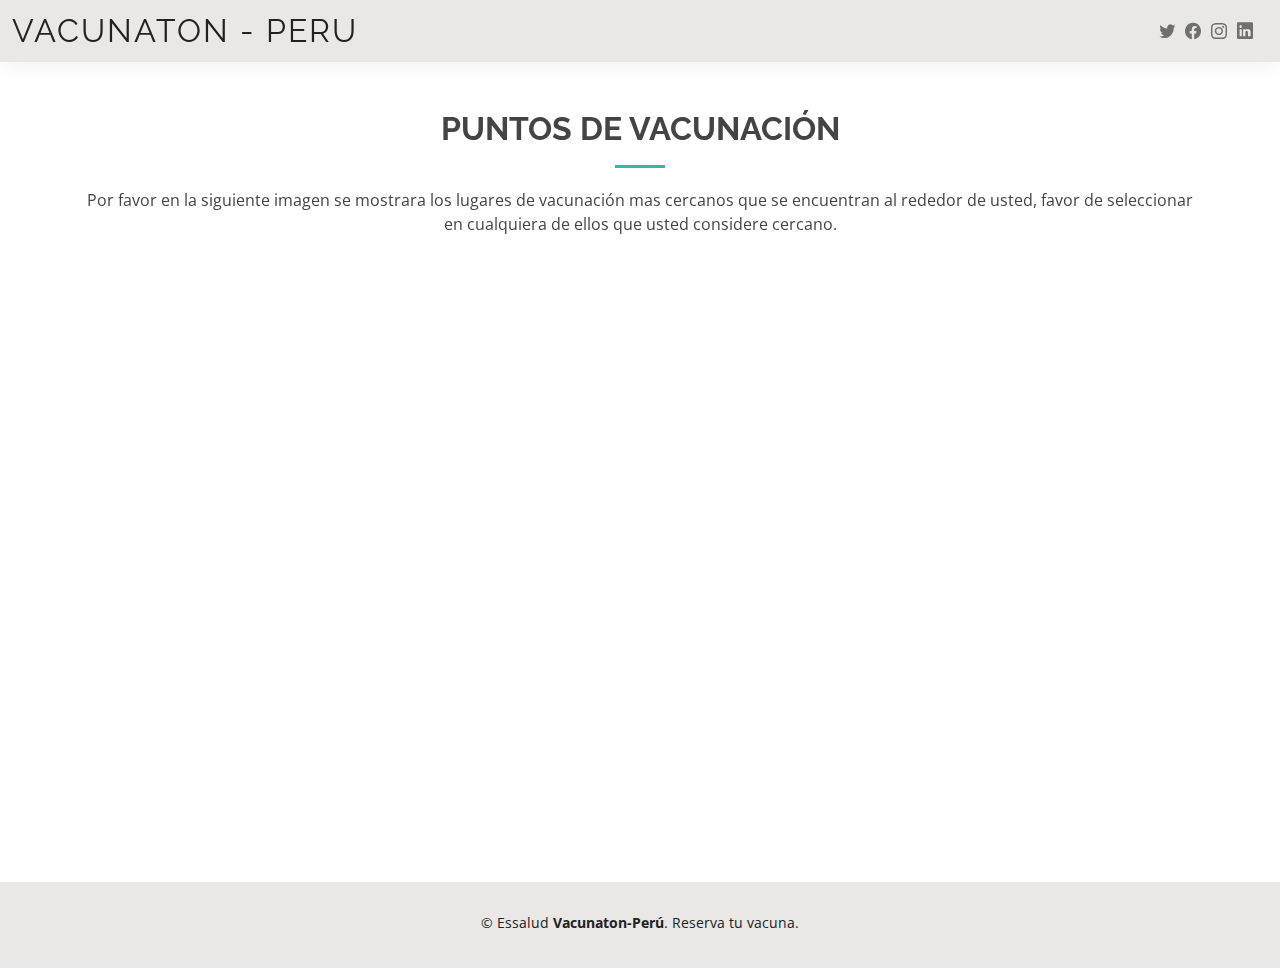
<file: PuntosVac.html>
<!DOCTYPE html>
<html lang="en">

<head>
  <meta charset="utf-8">
  <meta content="width=device-width, initial-scale=1.0" name="viewport">

  <title>Geolocalizador - Vacunatón - Perú </title>
  <meta content="" name="description">
  <meta content="" name="keywords">

  <!-- Favicons -->
  <link href="assets/img/favicon.png" rel="icon">
  <link href="assets/img/apple-touch-icon.png" rel="apple-touch-icon">

  <!-- Google Fonts -->
  <link href="https://fonts.googleapis.com/css?family=Open+Sans:300,300i,400,400i,600,600i,700,700i|Raleway:300,300i,400,400i,500,500i,600,600i,700,700i|Poppins:300,300i,400,400i,500,500i,600,600i,700,700i" rel="stylesheet">

  <!-- Vendor CSS Files -->
  <link href="assets/vendor/aos/aos.css" rel="stylesheet">
  <link href="assets/vendor/bootstrap/css/bootstrap.min.css" rel="stylesheet">
  <link href="assets/vendor/bootstrap-icons/bootstrap-icons.css" rel="stylesheet">
  <link href="assets/vendor/boxicons/css/boxicons.min.css" rel="stylesheet">
  <link href="assets/vendor/glightbox/css/glightbox.min.css" rel="stylesheet">
  <link href="assets/vendor/swiper/swiper-bundle.min.css" rel="stylesheet">

  <!-- Template Main CSS File -->
  <link href="assets/css/style.css" rel="stylesheet">

  <!-- =======================================================
  * Template Name: Vacunatón - Perú - v4.3.0
  * Template URL: https://bootstrapmade.com/Vacunatón - Perú-free-bootstrap-cv-resume-html-template/
  * Author: BootstrapMade.com
  * License: https://bootstrapmade.com/license/
  ======================================================== -->
</head>

<body>

  <!-- ======= Header ======= -->
  <header id="header" class="fixed-top">
    <div class="container-fluid d-flex justify-content-between align-items-center">

      <h1 class="logo me-auto me-lg-0"><a href="index.html">VACUNATON - PERU </a></h1>
      <!-- Uncomment below if you prefer to use an image logo -->
      <!-- <a href="index.html" class="logo"><img src="assets/img/logo.png" alt="" class="img-fluid"></a>-->

      <nav id="navbar" class="navbar order-last order-lg-0">
        <ul>
          <!--<li><a href="index.html">Home</a></li>
          <li><a href="about.html">About</a></li>
          <li><a href="resume.html">Resume</a></li>
          <li><a href="services.html">Services</a></li>
          <li><a href="portfolio.html">Portfolio</a></li>
          <li><a class="active" href="contact.html">Contact</a></li>-->
        </ul>
        <i class="bi bi-list mobile-nav-toggle"></i>
      </nav><!-- .navbar -->

      <div class="header-social-links">
        <a href="#" class="twitter"><i class="bi bi-twitter"></i></a>
        <a href="#" class="facebook"><i class="bi bi-facebook"></i></a>
        <a href="#" class="instagram"><i class="bi bi-instagram"></i></a>
        <a href="#" class="linkedin"><i class="bi bi-linkedin"></i></i></a>
      </div>

    </div>

  </header><!-- End Header -->

  <main id="main">

    <!-- ======= Usuario Seleccion ======= -->
    <section id="contact" class="contact">
      <div class="container" data-aos="fade-up">

        <div class="section-title">
          <h2>Puntos de vacunación</h2>
          <p>Por favor en la siguiente imagen se mostrara los lugares de vacunación mas cercanos que se encuentran al rededor de usted, favor de seleccionar en cualquiera de ellos que usted considere cercano. </p>
        </div>

        <div>
         <iframe style="border:0; width: 100%; height: 550px;" src="https://www.google.com/maps/embed?pb=!1m14!1m8!1m3!1d12097.433213460943!2d-74.0062269!3d40.7101282!3m2!1i1024!2i768!4f13.1!3m3!1m2!1s0x0%3A0xb89d1fe6bc499443!2sDowntown+Conference+Center!5e0!3m2!1smk!2sbg!4v1539943755621" frameborder="0" allowfullscreen></iframe>
         <!--<iframe style="border:0; width: 100%; height: 550px;" src="https://www.google.com/maps/embed?pb=!1m14!1m8!1m3!1d12097.433213460943!2d-74.0062269!3d40.7101282!3m2!1i1024!2i768!4f13.1!3m3!1m2!1s0x0%3A0xb89d1fe6bc499443!2sDowntown+Conference+Center!5e0!3m2!1smk!2sbg!4v1539943755621" frameborder="0" allowfullscreen></iframe>

        </div>

        <div class="row mt-5">

          <div class="col-lg-4">
            <div class="info">
              <div class="address">
                <i class="bi bi-geo-alt"></i>
                <h4>Location:</h4>
                <p>A108 Adam Street, New York, NY 535022</p>
              </div>

              <div class="email">
                <i class="bi bi-envelope"></i>
                <h4>Email:</h4>
                <p>info@example.com</p>
              </div>

              <div class="phone">
                <i class="bi bi-phone"></i>
                <h4>Call:</h4>
                <p>+1 5589 55488 55s</p>
              </div>

            </div>

          </div>

          <div class="col-lg-8 mt-5 mt-lg-0">

            <form action="forms/contact.php" method="post" role="form" class="php-email-form">
              <div class="row">
                <div class="col-md-6 form-group">
                  <input type="text" name="name" class="form-control" id="name" placeholder="Your Name" required>
                </div>
                <div class="col-md-6 form-group mt-3 mt-md-0">
                  <input type="email" class="form-control" name="email" id="email" placeholder="Your Email" required>
                </div>
              </div>
              <div class="form-group mt-3">
                <input type="text" class="form-control" name="subject" id="subject" placeholder="Subject" required>
              </div>
              <div class="form-group mt-3">
                <textarea class="form-control" name="message" rows="5" placeholder="Message" required></textarea>
              </div>
              <div class="my-3">
                <div class="loading">Loading</div>
                <div class="error-message"></div>
                <div class="sent-message">Your message has been sent. Thank you!</div>
              </div>
              <div class="text-center"><button type="submit">Send Message</button></div>
            </form>

          </div>

        </div>

      </div>
    </section><!-- End Contact Section -->

  </main><!-- End #main -->

  <!-- ======= Footer ======= -->
  <footer id="footer">
    <div class="container">
      <div class="copyright">
        &copy; Essalud <strong><span>Vacunaton-Perú</span></strong>. Reserva tu vacuna.
      </div>
      <div class="credits">
        <!-- All the links in the footer should remain intact. -->
        <!-- You can delete the links only if you purchased the pro version. -->
        <!-- Licensing information: https://bootstrapmade.com/license/ -->
        <!-- Purchase the pro version with working PHP/AJAX contact form: https://bootstrapmade.com/Vacunatón - Perú-free-bootstrap-cv-resume-html-template/ -->
        
      </div>
    </div>
  </footer><!-- End  Footer -->

  <div id="preloader"></div>
  <a href="#" class="back-to-top d-flex align-items-center justify-content-center"><i class="bi bi-arrow-up-short"></i></a>

  <!-- Vendor JS Files -->
  <script src="assets/vendor/aos/aos.js"></script>
  <script src="assets/vendor/bootstrap/js/bootstrap.bundle.min.js"></script>
  <script src="assets/vendor/glightbox/js/glightbox.min.js"></script>
  <script src="assets/vendor/isotope-layout/isotope.pkgd.min.js"></script>
  <script src="assets/vendor/php-email-form/validate.js"></script>
  <script src="assets/vendor/purecounter/purecounter.js"></script>
  <script src="assets/vendor/swiper/swiper-bundle.min.js"></script>
  <script src="assets/vendor/waypoints/noframework.waypoints.js"></script>

  <!-- Template Main JS File -->
  <script src="assets/js/main.js"></script>

</body>

</html>
</file>
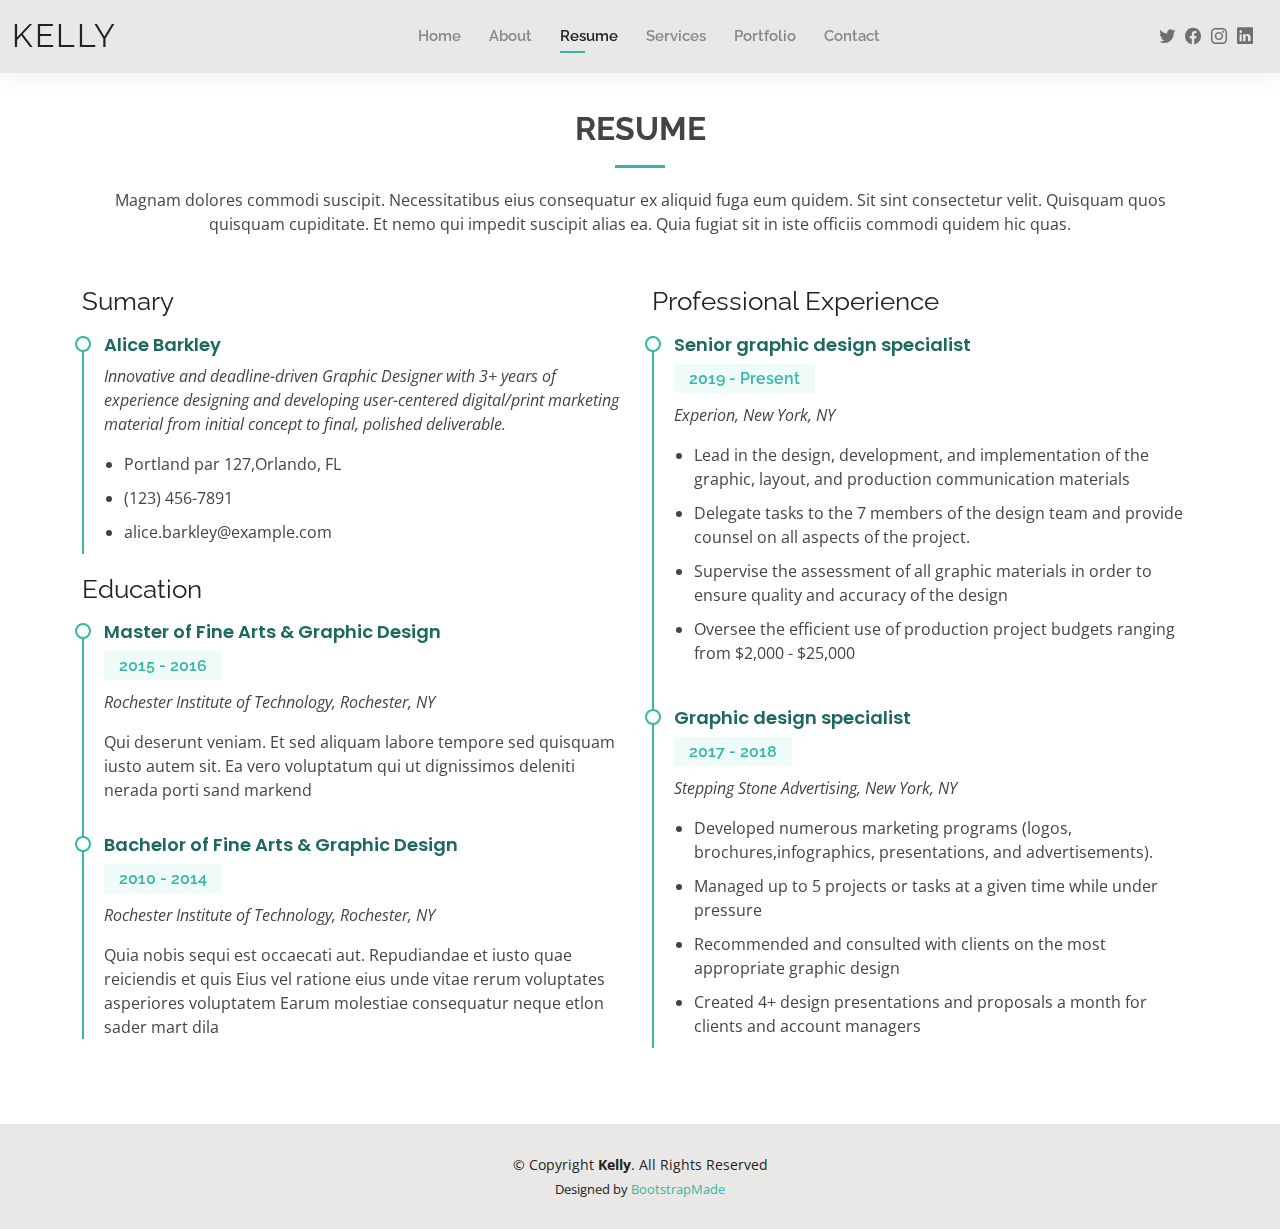
<file: resume.html>
<!DOCTYPE html>
<html lang="en">

<head>
  <meta charset="utf-8">
  <meta content="width=device-width, initial-scale=1.0" name="viewport">

  <title>Resume - Kelly Bootstrap Template</title>
  <meta content="" name="description">
  <meta content="" name="keywords">

  <!-- Favicons -->
  <link href="assets/img/favicon.png" rel="icon">
  <link href="assets/img/apple-touch-icon.png" rel="apple-touch-icon">

  <!-- Google Fonts -->
  <link href="https://fonts.googleapis.com/css?family=Open+Sans:300,300i,400,400i,600,600i,700,700i|Raleway:300,300i,400,400i,500,500i,600,600i,700,700i|Poppins:300,300i,400,400i,500,500i,600,600i,700,700i" rel="stylesheet">

  <!-- Vendor CSS Files -->
  <link href="assets/vendor/aos/aos.css" rel="stylesheet">
  <link href="assets/vendor/bootstrap/css/bootstrap.min.css" rel="stylesheet">
  <link href="assets/vendor/bootstrap-icons/bootstrap-icons.css" rel="stylesheet">
  <link href="assets/vendor/boxicons/css/boxicons.min.css" rel="stylesheet">
  <link href="assets/vendor/glightbox/css/glightbox.min.css" rel="stylesheet">
  <link href="assets/vendor/swiper/swiper-bundle.min.css" rel="stylesheet">

  <!-- Template Main CSS File -->
  <link href="assets/css/style.css" rel="stylesheet">

  <!-- =======================================================
  * Template Name: Kelly - v4.3.0
  * Template URL: https://bootstrapmade.com/kelly-free-bootstrap-cv-resume-html-template/
  * Author: BootstrapMade.com
  * License: https://bootstrapmade.com/license/
  ======================================================== -->
</head>

<body>

  <!-- ======= Header ======= -->
  <header id="header" class="fixed-top">
    <div class="container-fluid d-flex justify-content-between align-items-center">

      <h1 class="logo me-auto me-lg-0"><a href="index.html">Kelly</a></h1>
      <!-- Uncomment below if you prefer to use an image logo -->
      <!-- <a href="index.html" class="logo"><img src="assets/img/logo.png" alt="" class="img-fluid"></a>-->

      <nav id="navbar" class="navbar order-last order-lg-0">
        <ul>
          <li><a href="index.html">Home</a></li>
          <li><a href="about.html">About</a></li>
          <li><a class="active" href="resume.html">Resume</a></li>
          <li><a href="services.html">Services</a></li>
          <li><a href="portfolio.html">Portfolio</a></li>
          <li><a href="contact.html">Contact</a></li>
        </ul>
        <i class="bi bi-list mobile-nav-toggle"></i>
      </nav><!-- .navbar -->

      <div class="header-social-links">
        <a href="#" class="twitter"><i class="bi bi-twitter"></i></a>
        <a href="#" class="facebook"><i class="bi bi-facebook"></i></a>
        <a href="#" class="instagram"><i class="bi bi-instagram"></i></a>
        <a href="#" class="linkedin"><i class="bi bi-linkedin"></i></i></a>
      </div>

    </div>

  </header><!-- End Header -->

  <main id="main">

    <!-- ======= Resume Section ======= -->
    <section id="resume" class="resume">
      <div class="container" data-aos="fade-up">

        <div class="section-title">
          <h2>Resume</h2>
          <p>Magnam dolores commodi suscipit. Necessitatibus eius consequatur ex aliquid fuga eum quidem. Sit sint consectetur velit. Quisquam quos quisquam cupiditate. Et nemo qui impedit suscipit alias ea. Quia fugiat sit in iste officiis commodi quidem hic quas.</p>
        </div>

        <div class="row">
          <div class="col-lg-6">
            <h3 class="resume-title">Sumary</h3>
            <div class="resume-item pb-0">
              <h4>Alice Barkley</h4>
              <p><em>Innovative and deadline-driven Graphic Designer with 3+ years of experience designing and developing user-centered digital/print marketing material from initial concept to final, polished deliverable.</em></p>
              <p>
              <ul>
                <li>Portland par 127,Orlando, FL</li>
                <li>(123) 456-7891</li>
                <li>alice.barkley@example.com</li>
              </ul>
              </p>
            </div>

            <h3 class="resume-title">Education</h3>
            <div class="resume-item">
              <h4>Master of Fine Arts &amp; Graphic Design</h4>
              <h5>2015 - 2016</h5>
              <p><em>Rochester Institute of Technology, Rochester, NY</em></p>
              <p>Qui deserunt veniam. Et sed aliquam labore tempore sed quisquam iusto autem sit. Ea vero voluptatum qui ut dignissimos deleniti nerada porti sand markend</p>
            </div>
            <div class="resume-item">
              <h4>Bachelor of Fine Arts &amp; Graphic Design</h4>
              <h5>2010 - 2014</h5>
              <p><em>Rochester Institute of Technology, Rochester, NY</em></p>
              <p>Quia nobis sequi est occaecati aut. Repudiandae et iusto quae reiciendis et quis Eius vel ratione eius unde vitae rerum voluptates asperiores voluptatem Earum molestiae consequatur neque etlon sader mart dila</p>
            </div>
          </div>
          <div class="col-lg-6">
            <h3 class="resume-title">Professional Experience</h3>
            <div class="resume-item">
              <h4>Senior graphic design specialist</h4>
              <h5>2019 - Present</h5>
              <p><em>Experion, New York, NY </em></p>
              <p>
              <ul>
                <li>Lead in the design, development, and implementation of the graphic, layout, and production communication materials</li>
                <li>Delegate tasks to the 7 members of the design team and provide counsel on all aspects of the project. </li>
                <li>Supervise the assessment of all graphic materials in order to ensure quality and accuracy of the design</li>
                <li>Oversee the efficient use of production project budgets ranging from $2,000 - $25,000</li>
              </ul>
              </p>
            </div>
            <div class="resume-item">
              <h4>Graphic design specialist</h4>
              <h5>2017 - 2018</h5>
              <p><em>Stepping Stone Advertising, New York, NY</em></p>
              <p>
              <ul>
                <li>Developed numerous marketing programs (logos, brochures,infographics, presentations, and advertisements).</li>
                <li>Managed up to 5 projects or tasks at a given time while under pressure</li>
                <li>Recommended and consulted with clients on the most appropriate graphic design</li>
                <li>Created 4+ design presentations and proposals a month for clients and account managers</li>
              </ul>
              </p>
            </div>
          </div>
        </div>

      </div>
    </section><!-- End Resume Section -->

  </main><!-- End #main -->

  <!-- ======= Footer ======= -->
  <footer id="footer">
    <div class="container">
      <div class="copyright">
        &copy; Copyright <strong><span>Kelly</span></strong>. All Rights Reserved
      </div>
      <div class="credits">
        <!-- All the links in the footer should remain intact. -->
        <!-- You can delete the links only if you purchased the pro version. -->
        <!-- Licensing information: https://bootstrapmade.com/license/ -->
        <!-- Purchase the pro version with working PHP/AJAX contact form: https://bootstrapmade.com/kelly-free-bootstrap-cv-resume-html-template/ -->
        Designed by <a href="https://bootstrapmade.com/">BootstrapMade</a>
      </div>
    </div>
  </footer><!-- End  Footer -->

  <div id="preloader"></div>
  <a href="#" class="back-to-top d-flex align-items-center justify-content-center"><i class="bi bi-arrow-up-short"></i></a>

  <!-- Vendor JS Files -->
  <script src="assets/vendor/aos/aos.js"></script>
  <script src="assets/vendor/bootstrap/js/bootstrap.bundle.min.js"></script>
  <script src="assets/vendor/glightbox/js/glightbox.min.js"></script>
  <script src="assets/vendor/isotope-layout/isotope.pkgd.min.js"></script>
  <script src="assets/vendor/php-email-form/validate.js"></script>
  <script src="assets/vendor/purecounter/purecounter.js"></script>
  <script src="assets/vendor/swiper/swiper-bundle.min.js"></script>
  <script src="assets/vendor/waypoints/noframework.waypoints.js"></script>

  <!-- Template Main JS File -->
  <script src="assets/js/main.js"></script>

</body>

</html>
</file>
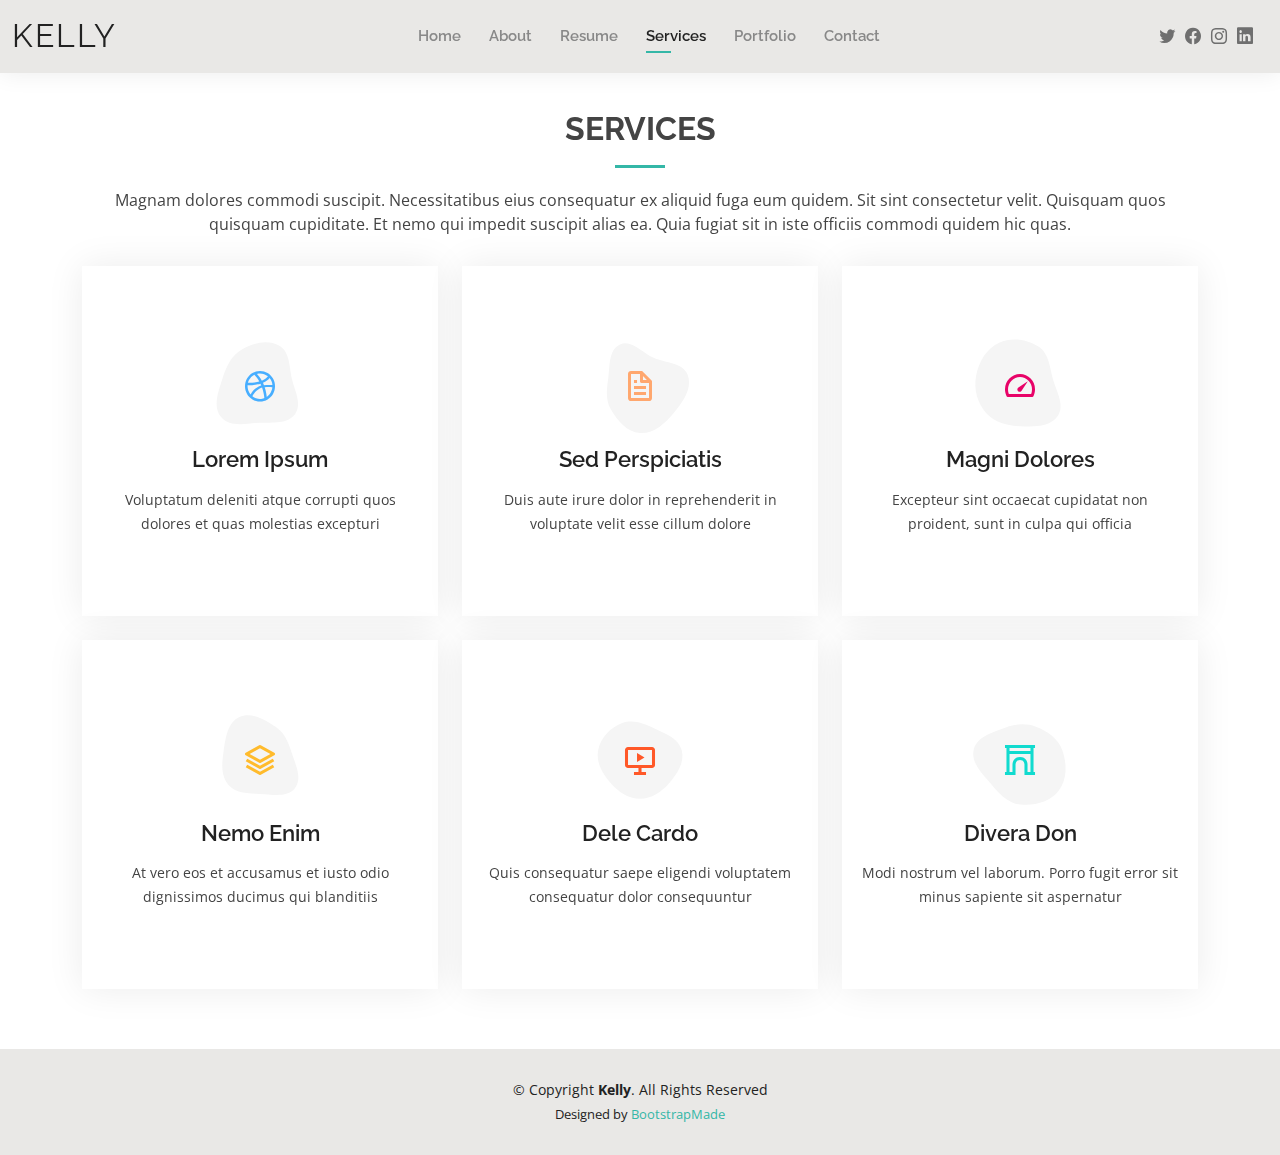
<file: services.html>
<!DOCTYPE html>
<html lang="en">

<head>
  <meta charset="utf-8">
  <meta content="width=device-width, initial-scale=1.0" name="viewport">

  <title>Services - Kelly Bootstrap Template</title>
  <meta content="" name="description">
  <meta content="" name="keywords">

  <!-- Favicons -->
  <link href="assets/img/favicon.png" rel="icon">
  <link href="assets/img/apple-touch-icon.png" rel="apple-touch-icon">

  <!-- Google Fonts -->
  <link href="https://fonts.googleapis.com/css?family=Open+Sans:300,300i,400,400i,600,600i,700,700i|Raleway:300,300i,400,400i,500,500i,600,600i,700,700i|Poppins:300,300i,400,400i,500,500i,600,600i,700,700i" rel="stylesheet">

  <!-- Vendor CSS Files -->
  <link href="assets/vendor/aos/aos.css" rel="stylesheet">
  <link href="assets/vendor/bootstrap/css/bootstrap.min.css" rel="stylesheet">
  <link href="assets/vendor/bootstrap-icons/bootstrap-icons.css" rel="stylesheet">
  <link href="assets/vendor/boxicons/css/boxicons.min.css" rel="stylesheet">
  <link href="assets/vendor/glightbox/css/glightbox.min.css" rel="stylesheet">
  <link href="assets/vendor/swiper/swiper-bundle.min.css" rel="stylesheet">

  <!-- Template Main CSS File -->
  <link href="assets/css/style.css" rel="stylesheet">

  <!-- =======================================================
  * Template Name: Kelly - v4.3.0
  * Template URL: https://bootstrapmade.com/kelly-free-bootstrap-cv-resume-html-template/
  * Author: BootstrapMade.com
  * License: https://bootstrapmade.com/license/
  ======================================================== -->
</head>

<body>

  <!-- ======= Header ======= -->
  <header id="header" class="fixed-top">
    <div class="container-fluid d-flex justify-content-between align-items-center">

      <h1 class="logo me-auto me-lg-0"><a href="index.html">Kelly</a></h1>
      <!-- Uncomment below if you prefer to use an image logo -->
      <!-- <a href="index.html" class="logo"><img src="assets/img/logo.png" alt="" class="img-fluid"></a>-->

      <nav id="navbar" class="navbar order-last order-lg-0">
        <ul>
          <li><a href="index.html">Home</a></li>
          <li><a href="about.html">About</a></li>
          <li><a href="resume.html">Resume</a></li>
          <li><a class="active" href="services.html">Services</a></li>
          <li><a href="portfolio.html">Portfolio</a></li>
          <li><a href="contact.html">Contact</a></li>
        </ul>
        <i class="bi bi-list mobile-nav-toggle"></i>
      </nav><!-- .navbar -->

      <div class="header-social-links">
        <a href="#" class="twitter"><i class="bi bi-twitter"></i></a>
        <a href="#" class="facebook"><i class="bi bi-facebook"></i></a>
        <a href="#" class="instagram"><i class="bi bi-instagram"></i></a>
        <a href="#" class="linkedin"><i class="bi bi-linkedin"></i></i></a>
      </div>

    </div>

  </header><!-- End Header -->

  <main id="main">

    <!-- ======= Services Section ======= -->
    <section id="services" class="services">
      <div class="container" data-aos="fade-up">

        <div class="section-title">
          <h2>Services</h2>
          <p>Magnam dolores commodi suscipit. Necessitatibus eius consequatur ex aliquid fuga eum quidem. Sit sint consectetur velit. Quisquam quos quisquam cupiditate. Et nemo qui impedit suscipit alias ea. Quia fugiat sit in iste officiis commodi quidem hic quas.</p>
        </div>

        <div class="row">
          <div class="col-lg-4 col-md-6 d-flex align-items-stretch" data-aos="zoom-in" data-aos-delay="100">
            <div class="icon-box iconbox-blue">
              <div class="icon">
                <svg width="100" height="100" viewBox="0 0 600 600" xmlns="http://www.w3.org/2000/svg">
                  <path stroke="none" stroke-width="0" fill="#f5f5f5" d="M300,521.0016835830174C376.1290562159157,517.8887921683347,466.0731472004068,529.7835943286574,510.70327084640275,468.03025145048787C554.3714126377745,407.6079735673963,508.03601936045806,328.9844924480964,491.2728898941984,256.3432110539036C474.5976632858925,184.082847569629,479.9380746630129,96.60480741107993,416.23090153303,58.64404602377083C348.86323505073057,18.502131276798302,261.93793281208167,40.57373210992963,193.5410806939664,78.93577620505333C130.42746243093433,114.334589627462,98.30271207620316,179.96522072025542,76.75703585869454,249.04625023123273C51.97151888228291,328.5150500222984,13.704378332031375,421.85034740162234,66.52175969318436,486.19268352777647C119.04800174914682,550.1803526380478,217.28368757567262,524.383925680826,300,521.0016835830174"></path>
                </svg>
                <i class="bx bxl-dribbble"></i>
              </div>
              <h4><a href="">Lorem Ipsum</a></h4>
              <p>Voluptatum deleniti atque corrupti quos dolores et quas molestias excepturi</p>
            </div>
          </div>

          <div class="col-lg-4 col-md-6 d-flex align-items-stretch mt-4 mt-md-0" data-aos="zoom-in" data-aos-delay="200">
            <div class="icon-box iconbox-orange ">
              <div class="icon">
                <svg width="100" height="100" viewBox="0 0 600 600" xmlns="http://www.w3.org/2000/svg">
                  <path stroke="none" stroke-width="0" fill="#f5f5f5" d="M300,582.0697525312426C382.5290701553225,586.8405444964366,449.9789794690241,525.3245884688669,502.5850820975895,461.55621195738473C556.606425686781,396.0723002908107,615.8543463187945,314.28637112970534,586.6730223649479,234.56875336149918C558.9533121215079,158.8439757836574,454.9685369536778,164.00468322053177,381.49747125262974,130.76875717737553C312.15926192815925,99.40240125094834,248.97055460311594,18.661163978235184,179.8680185752513,50.54337015887873C110.5421016452524,82.52863877960104,119.82277516462835,180.83849132639028,109.12597500060166,256.43424936330496C100.08760227029461,320.3096726198365,92.17705696193138,384.0621239912766,124.79988738764834,439.7174275375508C164.83382741302287,508.01625554203684,220.96474134820875,577.5009287672846,300,582.0697525312426"></path>
                </svg>
                <i class="bx bx-file"></i>
              </div>
              <h4><a href="">Sed Perspiciatis</a></h4>
              <p>Duis aute irure dolor in reprehenderit in voluptate velit esse cillum dolore</p>
            </div>
          </div>

          <div class="col-lg-4 col-md-6 d-flex align-items-stretch mt-4 mt-lg-0" data-aos="zoom-in" data-aos-delay="300">
            <div class="icon-box iconbox-pink">
              <div class="icon">
                <svg width="100" height="100" viewBox="0 0 600 600" xmlns="http://www.w3.org/2000/svg">
                  <path stroke="none" stroke-width="0" fill="#f5f5f5" d="M300,541.5067337569781C382.14930387511276,545.0595476570109,479.8736841581634,548.3450877840088,526.4010558755058,480.5488172755941C571.5218469581645,414.80211281144784,517.5187510058486,332.0715597781072,496.52539010469104,255.14436215662573C477.37192572678356,184.95920475031193,473.57363656557914,105.61284051026155,413.0603344069578,65.22779650032875C343.27470386102294,18.654635553484475,251.2091493199835,5.337323636656869,175.0934190732945,40.62881213300186C97.87086631185822,76.43348514350839,51.98124368387456,156.15599469081315,36.44837278890362,239.84606092416172C21.716077023791087,319.22268207091537,43.775223500013084,401.1760424656574,96.891909868211,461.97329694683043C147.22146801428983,519.5804099606455,223.5754009179313,538.201503339737,300,541.5067337569781"></path>
                </svg>
                <i class="bx bx-tachometer"></i>
              </div>
              <h4><a href="">Magni Dolores</a></h4>
              <p>Excepteur sint occaecat cupidatat non proident, sunt in culpa qui officia</p>
            </div>
          </div>

          <div class="col-lg-4 col-md-6 d-flex align-items-stretch mt-4" data-aos="zoom-in" data-aos-delay="100">
            <div class="icon-box iconbox-yellow">
              <div class="icon">
                <svg width="100" height="100" viewBox="0 0 600 600" xmlns="http://www.w3.org/2000/svg">
                  <path stroke="none" stroke-width="0" fill="#f5f5f5" d="M300,503.46388370962813C374.79870501325706,506.71871716319447,464.8034551963731,527.1746412648533,510.4981551193396,467.86667711651364C555.9287308511215,408.9015244558933,512.6030010748507,327.5744911775523,490.211057578863,256.5855673507754C471.097692560561,195.9906835881958,447.69079081568157,138.11976852964426,395.19560036434837,102.3242989838813C329.3053358748298,57.3949838291264,248.02791733380457,8.279543830951368,175.87071277845988,42.242879143198664C103.41431057327972,76.34704239035025,93.79494320519305,170.9812938413882,81.28167332365135,250.07896920659033C70.17666984294237,320.27484674793965,64.84698225790005,396.69656628748305,111.28512138212992,450.4950937839243C156.20124167950087,502.5303643271138,231.32542653798444,500.4755392045468,300,503.46388370962813"></path>
                </svg>
                <i class="bx bx-layer"></i>
              </div>
              <h4><a href="">Nemo Enim</a></h4>
              <p>At vero eos et accusamus et iusto odio dignissimos ducimus qui blanditiis</p>
            </div>
          </div>

          <div class="col-lg-4 col-md-6 d-flex align-items-stretch mt-4" data-aos="zoom-in" data-aos-delay="200">
            <div class="icon-box iconbox-red">
              <div class="icon">
                <svg width="100" height="100" viewBox="0 0 600 600" xmlns="http://www.w3.org/2000/svg">
                  <path stroke="none" stroke-width="0" fill="#f5f5f5" d="M300,532.3542879108572C369.38199826031484,532.3153073249985,429.10787420159085,491.63046689027357,474.5244479745417,439.17860296908856C522.8885846962883,383.3225815378663,569.1668002868075,314.3205725914397,550.7432151929288,242.7694973846089C532.6665558377875,172.5657663291529,456.2379748765914,142.6223662098291,390.3689995646985,112.34683881706744C326.66090330228417,83.06452184765237,258.84405631176094,53.51806209861945,193.32584062364296,78.48882559362697C121.61183558270385,105.82097193414197,62.805066853699245,167.19869350419734,48.57481801355237,242.6138429142374C34.843463184063346,315.3850353017275,76.69343916112496,383.4422959591041,125.22947124332185,439.3748458443577C170.7312796277747,491.8107796887764,230.57421082200815,532.3932930995766,300,532.3542879108572"></path>
                </svg>
                <i class="bx bx-slideshow"></i>
              </div>
              <h4><a href="">Dele Cardo</a></h4>
              <p>Quis consequatur saepe eligendi voluptatem consequatur dolor consequuntur</p>
            </div>
          </div>

          <div class="col-lg-4 col-md-6 d-flex align-items-stretch mt-4" data-aos="zoom-in" data-aos-delay="300">
            <div class="icon-box iconbox-teal">
              <div class="icon">
                <svg width="100" height="100" viewBox="0 0 600 600" xmlns="http://www.w3.org/2000/svg">
                  <path stroke="none" stroke-width="0" fill="#f5f5f5" d="M300,566.797414625762C385.7384707136149,576.1784315230908,478.7894351017131,552.8928747891023,531.9192734346935,484.94944893311C584.6109503024035,417.5663521118492,582.489472248146,322.67544863468447,553.9536738515405,242.03673114598146C529.1557734026468,171.96086150256528,465.24506316201064,127.66468636344209,395.9583748389544,100.7403814666027C334.2173773831606,76.7482773500951,269.4350130405921,84.62216499799875,207.1952322260088,107.2889140133804C132.92018162631612,134.33871894543012,41.79353780512637,160.00259165414826,22.644507872594943,236.69541883565114C3.319112789854554,314.0945973066697,72.72355303640163,379.243833228382,124.04198916343866,440.3218312028393C172.9286146004772,498.5055451809895,224.45579914871206,558.5317968840102,300,566.797414625762"></path>
                </svg>
                <i class="bx bx-arch"></i>
              </div>
              <h4><a href="">Divera Don</a></h4>
              <p>Modi nostrum vel laborum. Porro fugit error sit minus sapiente sit aspernatur</p>
            </div>
          </div>

        </div>

      </div>
    </section><!-- End Services Section -->

  </main><!-- End #main -->

  <!-- ======= Footer ======= -->
  <footer id="footer">
    <div class="container">
      <div class="copyright">
        &copy; Copyright <strong><span>Kelly</span></strong>. All Rights Reserved
      </div>
      <div class="credits">
        <!-- All the links in the footer should remain intact. -->
        <!-- You can delete the links only if you purchased the pro version. -->
        <!-- Licensing information: https://bootstrapmade.com/license/ -->
        <!-- Purchase the pro version with working PHP/AJAX contact form: https://bootstrapmade.com/kelly-free-bootstrap-cv-resume-html-template/ -->
        Designed by <a href="https://bootstrapmade.com/">BootstrapMade</a>
      </div>
    </div>
  </footer><!-- End  Footer -->

  <div id="preloader"></div>
  <a href="#" class="back-to-top d-flex align-items-center justify-content-center"><i class="bi bi-arrow-up-short"></i></a>

  <!-- Vendor JS Files -->
  <script src="assets/vendor/aos/aos.js"></script>
  <script src="assets/vendor/bootstrap/js/bootstrap.bundle.min.js"></script>
  <script src="assets/vendor/glightbox/js/glightbox.min.js"></script>
  <script src="assets/vendor/isotope-layout/isotope.pkgd.min.js"></script>
  <script src="assets/vendor/php-email-form/validate.js"></script>
  <script src="assets/vendor/purecounter/purecounter.js"></script>
  <script src="assets/vendor/swiper/swiper-bundle.min.js"></script>
  <script src="assets/vendor/waypoints/noframework.waypoints.js"></script>

  <!-- Template Main JS File -->
  <script src="assets/js/main.js"></script>

</body>

</html>
</file>
<file: assets/css/style.css>
/**
* Template Name: Kelly - v4.3.0
* Template URL: https://bootstrapmade.com/kelly-free-bootstrap-cv-resume-html-template/
* Author: BootstrapMade.com
* License: https://bootstrapmade.com/license/
*/

/*--------------------------------------------------------------
# General
--------------------------------------------------------------*/
body {
  font-family: "Open Sans", sans-serif;
  color: #444444;
}

a {
  color: #34b7a7;
  text-decoration: none;
}

a:hover {
  color: #51cdbe;
  text-decoration: none;
}

h1, h2, h3, h4, h5, h6 {
  font-family: "Raleway", sans-serif;
}

#main {
  margin-top: 50px;
}

@media (max-width: 992px) {
  #main {
    margin-top: 30px;
  }
}
#map {
  height: 500px;
  width: 100%;

}

/*--------------------------------------------------------------
# Preloader
--------------------------------------------------------------*/
#preloader {
  position: fixed;
  top: 0;
  left: 0;
  right: 0;
  bottom: 0;
  z-index: 9999;
  overflow: hidden;
  background: #fff;
}

#preloader:before {
  content: "";
  position: fixed;
  top: calc(50% - 30px);
  left: calc(50% - 30px);
  border: 6px solid #34b7a7;
  border-top-color: #dcf5f2;
  border-radius: 50%;
  width: 60px;
  height: 60px;
  -webkit-animation: animate-preloader 1s linear infinite;
  animation: animate-preloader 1s linear infinite;
}

@-webkit-keyframes animate-preloader {
  0% {
    transform: rotate(0deg);
  }
  100% {
    transform: rotate(360deg);
  }
}

@keyframes animate-preloader {
  0% {
    transform: rotate(0deg);
  }
  100% {
    transform: rotate(360deg);
  }
}

/*--------------------------------------------------------------
# Back to top button
--------------------------------------------------------------*/
.back-to-top {
  position: fixed;
  visibility: hidden;
  opacity: 0;
  right: 15px;
  bottom: 15px;
  z-index: 996;
  background: #34b7a7;
  width: 40px;
  height: 40px;
  border-radius: 50px;
  transition: all 0.4s;
}

.back-to-top i {
  font-size: 24px;
  color: #fff;
  line-height: 0;
}

.back-to-top:hover {
  background: #49cbbb;
  color: #fff;
}

.back-to-top.active {
  visibility: visible;
  opacity: 1;
}

/*--------------------------------------------------------------
# Header
--------------------------------------------------------------*/
#header {
  background: #e9e8e6;
  box-shadow: 0px 0px 25px 0 rgba(0, 0, 0, 0.08);
  z-index: 997;
  padding: 15px 0;
}

#header .logo {
  font-size: 32px;
  margin: 0;
  padding: 0;
  line-height: 1;
  font-weight: 400;
  letter-spacing: 2px;
  text-transform: uppercase;
}

#header .logo a {
  color: #222222;
}

#header .logo img {
  max-height: 40px;
}

@media (max-width: 992px) {
  #header .logo {
    font-size: 28px;
  }
}

/*--------------------------------------------------------------
# Header Social Links
--------------------------------------------------------------*/
.header-social-links {
  padding-right: 15px;
}

.header-social-links a {
  color: #6f6f6f;
  padding-left: 6px;
  display: inline-block;
  line-height: 0px;
  transition: 0.3s;
  font-size: 16px;
}

.header-social-links a:hover {
  color: #34b7a7;
}

/*--------------------------------------------------------------
# Navigation Menu
--------------------------------------------------------------*/
/**
* Desktop Navigation 
*/
.navbar {
  padding: 0;
}

.navbar ul {
  margin: 0;
  padding: 0;
  display: flex;
  list-style: none;
  align-items: center;
}

.navbar li {
  position: relative;
  padding: 10px 0 10px 28px;
}

.navbar a, .navbar a:focus {
  display: flex;
  align-items: center;
  justify-content: space-between;
  font-family: "Raleway", sans-serif;
  font-size: 15px;
  font-weight: 600;
  color: #888888;
  white-space: nowrap;
  transition: 0.3s;
  position: relative;
}

.navbar a i, .navbar a:focus i {
  font-size: 12px;
  line-height: 0;
  margin-left: 5px;
}

.navbar > ul > li > a:before {
  content: "";
  position: absolute;
  width: 0;
  height: 2px;
  bottom: -5px;
  left: 0;
  background-color: #34b7a7;
  visibility: hidden;
  width: 0px;
  transition: all 0.3s ease-in-out 0s;
}

.navbar a:hover:before, .navbar li:hover > a:before, .navbar .active:before {
  visibility: visible;
  width: 25px;
}

.navbar a:hover, .navbar .active, .navbar .active:focus, .navbar li:hover > a {
  color: #222222;
}

.navbar .dropdown ul {
  display: block;
  position: absolute;
  left: 14px;
  top: calc(100% + 30px);
  margin: 0;
  padding: 10px 0;
  z-index: 99;
  opacity: 0;
  visibility: hidden;
  background: #fff;
  box-shadow: 0px 0px 30px rgba(127, 137, 161, 0.25);
  transition: 0.3s;
  border-radius: 4px;
}

.navbar .dropdown ul li {
  min-width: 200px;
  padding: 0;
}

.navbar .dropdown ul a {
  padding: 10px 20px;
  font-size: 15px;
  text-transform: none;
  font-weight: 600;
}

.navbar .dropdown ul a i {
  font-size: 12px;
}

.navbar .dropdown ul a:hover, .navbar .dropdown ul .active:hover, .navbar .dropdown ul li:hover > a {
  color: #34b7a7;
}

.navbar .dropdown:hover > ul {
  opacity: 1;
  top: 100%;
  visibility: visible;
}

.navbar .dropdown .dropdown ul {
  top: 0;
  left: calc(100% - 30px);
  visibility: hidden;
}

.navbar .dropdown .dropdown:hover > ul {
  opacity: 1;
  top: 0;
  left: 100%;
  visibility: visible;
}

@media (max-width: 1366px) {
  .navbar .dropdown .dropdown ul {
    left: -90%;
  }
  .navbar .dropdown .dropdown:hover > ul {
    left: -100%;
  }
}

/**
* Mobile Navigation 
*/
.mobile-nav-toggle {
  color: #222222;
  font-size: 28px;
  cursor: pointer;
  display: none;
  line-height: 0;
  transition: 0.5s;
}

.mobile-nav-toggle.bi-x {
  color: #fff;
}

@media (max-width: 991px) {
  .mobile-nav-toggle {
    display: block;
  }
  .navbar ul {
    display: none;
  }
}

.navbar-mobile {
  position: fixed;
  overflow: hidden;
  top: 0;
  right: 0;
  left: 0;
  bottom: 0;
  background: rgba(9, 9, 9, 0.9);
  transition: 0.3s;
  z-index: 999;
}

.navbar-mobile .mobile-nav-toggle {
  position: absolute;
  top: 15px;
  right: 15px;
}

.navbar-mobile ul {
  display: block;
  position: absolute;
  top: 55px;
  right: 15px;
  bottom: 15px;
  left: 15px;
  padding: 10px 0;
  border-radius: 10px;
  background-color: #fff;
  overflow-y: auto;
  transition: 0.3s;
}

.navbar-mobile a {
  font-size: 15px;
  padding-right: 15px;
  color: #222222;
}

.navbar-mobile a:hover, .navbar-mobile .active, .navbar-mobile li:hover > a {
  color: #34b7a7;
}

.navbar-mobile .getstarted {
  margin: 15px;
}

.navbar-mobile .dropdown ul {
  position: static;
  display: none;
  margin: 10px 20px;
  padding: 10px 0;
  z-index: 99;
  opacity: 1;
  visibility: visible;
  background: #fff;
  box-shadow: 0px 0px 30px rgba(127, 137, 161, 0.25);
}

.navbar-mobile .dropdown ul li {
  min-width: 200px;
}

.navbar-mobile .dropdown ul a {
  padding: 10px 20px;
}

.navbar-mobile .dropdown ul a i {
  font-size: 12px;
}

.navbar-mobile .dropdown ul a:hover, .navbar-mobile .dropdown ul .active:hover, .navbar-mobile .dropdown ul li:hover > a {
  color: #34b7a7;
}

.navbar-mobile .dropdown > .dropdown-active {
  display: block;
}

/*--------------------------------------------------------------
# Hero Section
--------------------------------------------------------------*/
#hero {
  width: 100%;
  height: 100vh;
  background: url("../img/hero-bg.jpg") top right;
  background-size: cover;
}

#hero .container {
  padding-top: 70px;
  position: relative;
}

@media (max-width: 992px) {
  #hero .container {
    padding-top: 58px;
  }
}

#hero h1 {
  margin: 0;
  font-size: 48px;
  font-weight: 700;
  line-height: 56px;
  color: #c3e215;
}

#hero h2 {
  color: #3a325e;
  margin: 10px 0 0 0;
  font-size: 22px;
}

#hero .btn-about {
  font-family: "Raleway", sans-serif;
  text-transform: uppercase;
  font-weight: 600;
  font-size: 12px;
  letter-spacing: 1px;
  display: inline-block;
  padding: 12px 40px;
  border-radius: 50px;
  transition: 0.5s;
  margin-top: 30px;
  color: #fff;
  background: #34b7a818;
}

#hero .btn-about:hover {
  background: #3dc8b7;
}

@media (min-width: 1024px) {
  #hero {
    background-attachment: fixed;
  }
}

@media (max-width: 992px) {
  #hero:before {
    content: "";
    background: rgba(255, 255, 255, 0.8);
    position: absolute;
    bottom: 0;
    top: 0;
    left: 0;
    right: 0;
  }
  #hero h1 {
    font-size: 28px;
    line-height: 36px;
  }
  #hero h2 {
    font-size: 18px;
    line-height: 24px;
  }
}

/*--------------------------------------------------------------
# Sections General
--------------------------------------------------------------*/
section {
  padding: 60px 0;
}

.section-bg {
  background-color: #e7f8f6;
}

.section-title {
  text-align: center;
  padding-bottom: 30px;
}

.section-title h2 {
  font-size: 32px;
  font-weight: bold;
  text-transform: uppercase;
  margin-bottom: 20px;
  padding-bottom: 20px;
  position: relative;
}

.section-title h2::after {
  content: '';
  position: absolute;
  display: block;
  width: 50px;
  height: 3px;
  background: #34b7a7;
  bottom: 0;
  left: calc(50% - 25px);
}

.section-title p {
  margin-bottom: 0;
}

/*--------------------------------------------------------------
# Cta
--------------------------------------------------------------*/
.cta {
  background: linear-gradient(rgba(0, 0, 0, 0.6), rgba(0, 0, 0, 0.6)), url("../img/bg-1.jpg") fixed center center;
  background-size: cover;
  padding: 80px 0;
}

.cta h3 {
  color: #fff;
  font-size: 28px;
  font-weight: 700;
}

.cta p {
  color: #fff;
}

.cta .cta-btn {
  font-family: "Raleway", sans-serif;
  text-transform: uppercase;
  font-weight: 500;
  font-size: 16px;
  letter-spacing: 1px;
  display: inline-block;
  padding: 8px 20px;
  border-radius: 2px;
  transition: 0.5s;
  margin: 10px;
  border: 2px solid #fff;
  color: #fff;
}

.cta .cta-btn:hover {
  background: #34b7a7;
  border: 2px solid #34b7a7;
}

@media (max-width: 1024px) {
  .cta {
    background-attachment: scroll;
  }
}

@media (min-width: 769px) {
  .cta .cta-btn-container {
    display: flex;
    align-items: center;
    justify-content: flex-end;
  }
}

/*--------------------------------------------------------------
# About
--------------------------------------------------------------*/
.about .content h3 {
  font-weight: 700;
  font-size: 26px;
  color: #555555;
}

.about .content ul {
  list-style: none;
  padding: 0;
}

.about .content ul li {
  padding-bottom: 10px;
}

.about .content ul i {
  font-size: 20px;
  padding-right: 2px;
  color: #34b7a7;
}

.about .content p:last-child {
  margin-bottom: 0;
}

/*--------------------------------------------------------------
# Skills
--------------------------------------------------------------*/
.skills .progress {
  height: 60px;
  display: block;
  background: none;
  border-radius: 0;
}

.skills .progress .skill {
  padding: 10px 0;
  margin: 0 0 6px 0;
  text-transform: uppercase;
  display: block;
  font-weight: 600;
  font-family: "Poppins", sans-serif;
  color: #222222;
}

.skills .progress .skill .val {
  float: right;
  font-style: normal;
}

.skills .progress-bar-wrap {
  background: #f3f3f3;
}

.skills .progress-bar {
  width: 1px;
  height: 10px;
  transition: .9s;
  background-color: #34b7a7;
}

/*--------------------------------------------------------------
# Facts
--------------------------------------------------------------*/
.facts .counters span {
  font-size: 48px;
  display: block;
  color: #34b7a7;
}

.facts .counters p {
  padding: 0;
  margin: 0 0 20px 0;
  font-family: "Raleway", sans-serif;
  font-size: 14px;
}

/*--------------------------------------------------------------
# Testimonials
--------------------------------------------------------------*/
.testimonials .section-header {
  margin-bottom: 40px;
}

.testimonials .testimonial-item {
  text-align: center;
}

.testimonials .testimonial-item .testimonial-img {
  width: 120px;
  border-radius: 50%;
  border: 4px solid #fff;
  margin: 0 auto;
}

.testimonials .testimonial-item h3 {
  font-size: 20px;
  font-weight: bold;
  margin: 10px 0 5px 0;
  color: #111;
}

.testimonials .testimonial-item h4 {
  font-size: 14px;
  color: #999;
  margin: 0 0 15px 0;
}

.testimonials .testimonial-item .quote-icon-left, .testimonials .testimonial-item .quote-icon-right {
  color: #c8efea;
  font-size: 26px;
}

.testimonials .testimonial-item .quote-icon-left {
  display: inline-block;
  left: -5px;
  position: relative;
}

.testimonials .testimonial-item .quote-icon-right {
  display: inline-block;
  right: -5px;
  position: relative;
  top: 10px;
}

.testimonials .testimonial-item p {
  font-style: italic;
  margin: 0 auto 15px auto;
}

@media (min-width: 992px) {
  .testimonials .testimonial-item p {
    width: 80%;
  }
}

.testimonials .swiper-pagination {
  margin-top: 20px;
  position: relative;
}

.testimonials .swiper-pagination .swiper-pagination-bullet {
  width: 12px;
  height: 12px;
  background-color: #fff;
  opacity: 1;
  border: 1px solid #34b7a7;
}

.testimonials .swiper-pagination .swiper-pagination-bullet-active {
  background-color: #34b7a7;
}

/*--------------------------------------------------------------
# Resume
--------------------------------------------------------------*/
.resume .resume-title {
  font-size: 26px;
  font-weight: 400;
  margin-top: 20px;
  margin-bottom: 20px;
  color: #222222;
}

.resume .resume-item {
  padding: 0 0 20px 20px;
  margin-top: -2px;
  border-left: 2px solid #34b7a7;
  position: relative;
}

.resume .resume-item h4 {
  line-height: 18px;
  font-size: 18px;
  font-weight: 600;
  font-family: "Poppins", sans-serif;
  color: #1d685f;
  margin-bottom: 10px;
}

.resume .resume-item h5 {
  font-size: 16px;
  background: #effbf9;
  padding: 5px 15px;
  display: inline-block;
  font-weight: 600;
  margin-bottom: 10px;
  color: #34b7a7;
}

.resume .resume-item ul {
  padding-left: 20px;
}

.resume .resume-item ul li {
  padding-bottom: 10px;
}

.resume .resume-item:last-child {
  padding-bottom: 0;
}

.resume .resume-item::before {
  content: "";
  position: absolute;
  width: 16px;
  height: 16px;
  border-radius: 50px;
  left: -9px;
  top: 0;
  background: #fff;
  border: 2px solid #34b7a7;
}

/*--------------------------------------------------------------
# Services
--------------------------------------------------------------*/
.services .icon-box {
  text-align: center;
  padding: 70px 20px 80px 20px;
  transition: all ease-in-out 0.3s;
  background: #fff;
  box-shadow: 0px 0 35px 0 rgba(0, 0, 0, 0.08);
}

.services .icon-box .icon {
  margin: 0 auto;
  width: 100px;
  height: 100px;
  display: flex;
  align-items: center;
  justify-content: center;
  transition: ease-in-out 0.3s;
  position: relative;
}

.services .icon-box .icon i {
  font-size: 36px;
  transition: 0.5s;
  position: relative;
}

.services .icon-box .icon svg {
  position: absolute;
  top: 0;
  left: 0;
}

.services .icon-box .icon svg path {
  transition: 0.5s;
  fill: #f5f5f5;
}

.services .icon-box h4 {
  font-weight: 600;
  margin: 10px 0 15px 0;
  font-size: 22px;
}

.services .icon-box h4 a {
  color: #222222;
  transition: ease-in-out 0.3s;
}

.services .icon-box p {
  line-height: 24px;
  font-size: 14px;
  margin-bottom: 0;
}

.services .iconbox-blue i {
  color: #47aeff;
}

.services .iconbox-blue:hover .icon i {
  color: #fff;
}

.services .iconbox-blue:hover .icon path {
  fill: #47aeff;
}

.services .iconbox-orange i {
  color: #ffa76e;
}

.services .iconbox-orange:hover .icon i {
  color: #fff;
}

.services .iconbox-orange:hover .icon path {
  fill: #ffa76e;
}

.services .iconbox-pink i {
  color: #e80368;
}

.services .iconbox-pink:hover .icon i {
  color: #fff;
}

.services .iconbox-pink:hover .icon path {
  fill: #e80368;
}

.services .iconbox-yellow i {
  color: #ffbb2c;
}

.services .iconbox-yellow:hover .icon i {
  color: #fff;
}

.services .iconbox-yellow:hover .icon path {
  fill: #ffbb2c;
}

.services .iconbox-red i {
  color: #ff5828;
}

.services .iconbox-red:hover .icon i {
  color: #fff;
}

.services .iconbox-red:hover .icon path {
  fill: #ff5828;
}

.services .iconbox-teal i {
  color: #11dbcf;
}

.services .iconbox-teal:hover .icon i {
  color: #fff;
}

.services .iconbox-teal:hover .icon path {
  fill: #11dbcf;
}

/*--------------------------------------------------------------
# Portfolio
--------------------------------------------------------------*/
.portfolio .portfolio-item {
  margin-bottom: 30px;
}

.portfolio #portfolio-flters {
  padding: 0;
  margin: 0 auto 20px auto;
  list-style: none;
  text-align: center;
}

.portfolio #portfolio-flters li {
  cursor: pointer;
  display: inline-block;
  padding: 8px 16px 10px 16px;
  font-size: 13px;
  font-weight: 500;
  line-height: 1;
  text-transform: uppercase;
  color: #444444;
  margin-bottom: 5px;
  transition: all 0.3s ease-in-out;
  border-radius: 50px;
}

.portfolio #portfolio-flters li:hover, .portfolio #portfolio-flters li.filter-active {
  color: #fff;
  background: #34b7a7;
}

.portfolio #portfolio-flters li:last-child {
  margin-right: 0;
}

.portfolio .portfolio-wrap {
  transition: 0.3s;
  position: relative;
  overflow: hidden;
  z-index: 1;
  background: rgba(34, 34, 34, 0.6);
}

.portfolio .portfolio-wrap::before {
  content: "";
  background: rgba(34, 34, 34, 0.6);
  position: absolute;
  left: 0;
  right: 0;
  top: 0;
  bottom: 0;
  transition: all ease-in-out 0.3s;
  z-index: 2;
  opacity: 0;
}

.portfolio .portfolio-wrap img {
  transition: all ease-in-out 0.3s;
}

.portfolio .portfolio-wrap .portfolio-info {
  opacity: 0;
  position: absolute;
  top: 0;
  left: 0;
  right: 0;
  bottom: 0;
  z-index: 3;
  transition: all ease-in-out 0.3s;
  display: flex;
  flex-direction: column;
  justify-content: flex-end;
  align-items: flex-start;
  padding: 20px;
}

.portfolio .portfolio-wrap .portfolio-info h4 {
  font-size: 20px;
  color: #fff;
  font-weight: 600;
}

.portfolio .portfolio-wrap .portfolio-info p {
  color: rgba(255, 255, 255, 0.7);
  font-size: 14px;
  text-transform: uppercase;
  padding: 0;
  margin: 0;
  font-style: italic;
}

.portfolio .portfolio-wrap .portfolio-links {
  text-align: center;
  z-index: 4;
}

.portfolio .portfolio-wrap .portfolio-links a {
  color: #fff;
  margin: 0 5px 0 0;
  font-size: 28px;
  display: inline-block;
  transition: 0.3s;
}

.portfolio .portfolio-wrap .portfolio-links a:hover {
  color: #78d9cd;
}

.portfolio .portfolio-wrap:hover::before {
  opacity: 1;
}

.portfolio .portfolio-wrap:hover img {
  transform: scale(1.2);
}

.portfolio .portfolio-wrap:hover .portfolio-info {
  opacity: 1;
}

/*--------------------------------------------------------------
# Portfolio Details
--------------------------------------------------------------*/
.portfolio-details {
  padding-top: 0;
}

.portfolio-details .portfolio-details-slider img {
  width: 100%;
}

.portfolio-details .portfolio-details-slider .swiper-pagination {
  margin-top: 20px;
  position: relative;
}

.portfolio-details .portfolio-details-slider .swiper-pagination .swiper-pagination-bullet {
  width: 12px;
  height: 12px;
  background-color: #fff;
  opacity: 1;
  border: 1px solid #34b7a7;
}

.portfolio-details .portfolio-details-slider .swiper-pagination .swiper-pagination-bullet-active {
  background-color: #34b7a7;
}

.portfolio-details .portfolio-info {
  padding: 30px;
  box-shadow: 0px 0 30px rgba(34, 34, 34, 0.08);
}

.portfolio-details .portfolio-info h3 {
  font-size: 22px;
  font-weight: 700;
  margin-bottom: 20px;
  padding-bottom: 20px;
  border-bottom: 1px solid #eee;
}

.portfolio-details .portfolio-info ul {
  list-style: none;
  padding: 0;
  font-size: 15px;
}

.portfolio-details .portfolio-info ul li + li {
  margin-top: 10px;
}

.portfolio-details .portfolio-description {
  padding-top: 30px;
}

.portfolio-details .portfolio-description h2 {
  font-size: 26px;
  font-weight: 700;
  margin-bottom: 20px;
}

.portfolio-details .portfolio-description p {
  padding: 0;
}

/*--------------------------------------------------------------
# Contact
--------------------------------------------------------------*/
.contact .info {
  width: 100%;
  background: #fff;
}

.contact .info i {
  font-size: 20px;
  color: #34b7a7;
  float: left;
  width: 44px;
  height: 44px;
  background: #effbf9;
  display: flex;
  justify-content: center;
  align-items: center;
  border-radius: 50px;
  transition: all 0.3s ease-in-out;
}

.contact .info h4 {
  padding: 0 0 0 60px;
  font-size: 22px;
  font-weight: 600;
  margin-bottom: 5px;
  color: #222222;
}

.contact .info p {
  padding: 0 0 0 60px;
  margin-bottom: 0;
  font-size: 14px;
  color: #555555;
}

.contact .info .email, .contact .info .phone {
  margin-top: 40px;
}

.contact .info .email:hover i, .contact .info .address:hover i, .contact .info .phone:hover i {
  background: #34b7a7;
  color: #fff;
}

.contact .php-email-form {
  width: 100%;
  background: #fff;
}

.contact .php-email-form .form-group {
  padding-bottom: 8px;
}

.contact .php-email-form .error-message {
  display: none;
  color: #fff;
  background: #ed3c0d;
  text-align: center;
  padding: 15px;
  font-weight: 600;
}

.contact .php-email-form .sent-message {
  display: none;
  color: #fff;
  background: #18d26e;
  text-align: center;
  padding: 15px;
  font-weight: 600;
}

.contact .php-email-form .loading {
  display: none;
  background: #fff;
  text-align: center;
  padding: 15px;
}

.contact .php-email-form .loading:before {
  content: "";
  display: inline-block;
  border-radius: 50%;
  width: 24px;
  height: 24px;
  margin: 0 10px -6px 0;
  border: 3px solid #18d26e;
  border-top-color: #eee;
  -webkit-animation: animate-loading 1s linear infinite;
  animation: animate-loading 1s linear infinite;
}

.contact .php-email-form input, .contact .php-email-form textarea {
  border-radius: 4px;
  box-shadow: none;
  font-size: 14px;
}

.contact .php-email-form input:focus, .contact .php-email-form textarea:focus {
  border-color: #34b7a7;
}

.contact .php-email-form input {
  height: 44px;
}

.contact .php-email-form textarea {
  padding: 10px 12px;
}

.contact .php-email-form button[type="submit"] {
  background: #34b7a7;
  border: 0;
  padding: 10px 30px 12px 30px;
  color: #fff;
  transition: 0.4s;
  border-radius: 50px;
}

.contact .php-email-form button[type="submit"]:hover {
  background: #3dc8b7;
}

@-webkit-keyframes animate-loading {
  0% {
    transform: rotate(0deg);
  }
  100% {
    transform: rotate(360deg);
  }
}

@keyframes animate-loading {
  0% {
    transform: rotate(0deg);
  }
  100% {
    transform: rotate(360deg);
  }
}

/*--------------------------------------------------------------
# Footer
--------------------------------------------------------------*/
#footer {
  background: #e9e8e6;
  padding: 30px 0;
  color: #222222;
  font-size: 14px;
  text-align: center;
}

#footer .credits {
  padding-top: 5px;
  font-size: 13px;
}

#footer .credits a {
  color: #34b7a7;
}
</file>
